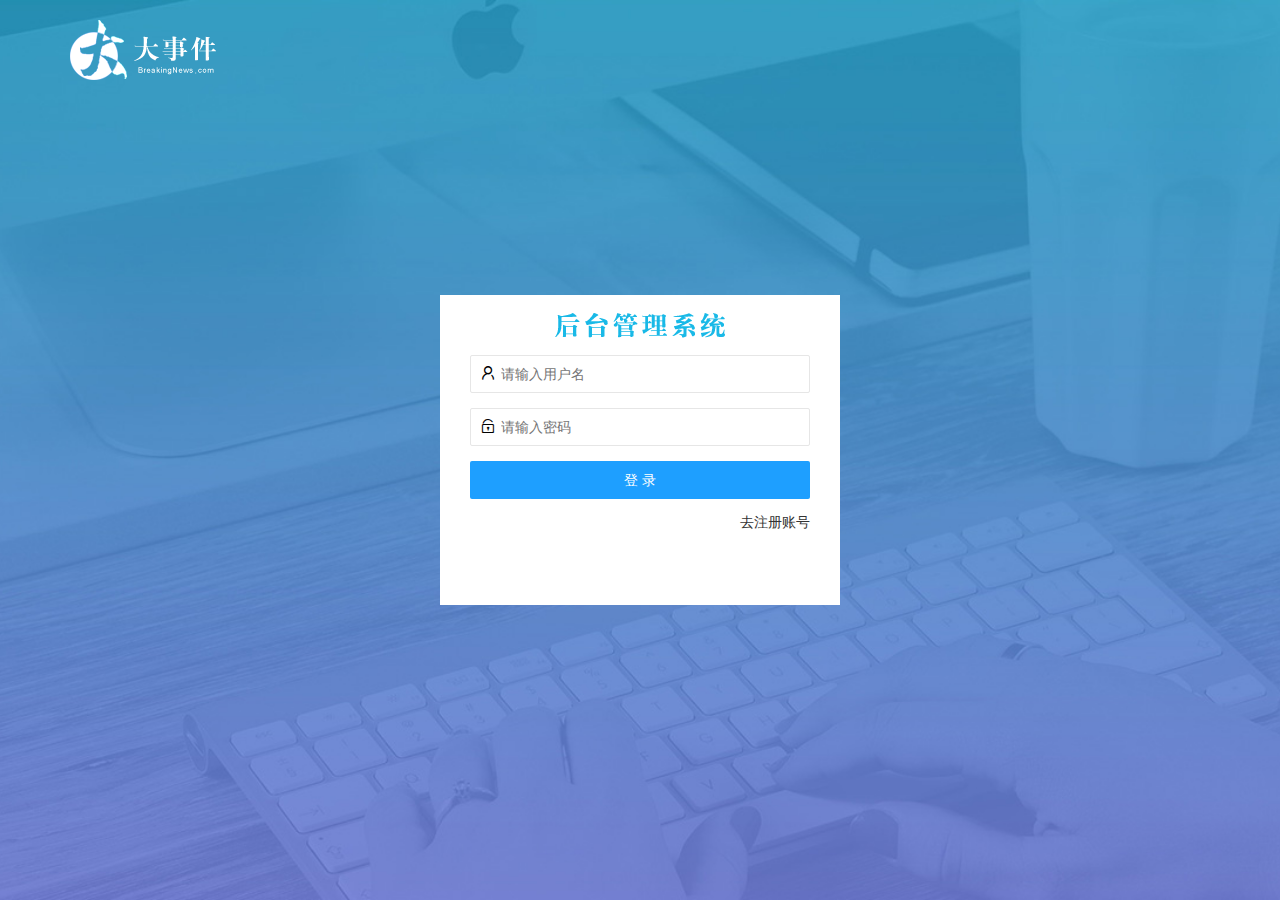
<file: home/index.html>
<!DOCTYPE html>
<html>

<head>
    <meta charset="utf-8">
    <meta name="viewport" content="width=device-width, initial-scale=1, maximum-scale=1">
    <title>大事件项目 - 后台大布局</title>
    <!-- 判断本地存储是否有token信息: 解决index页面一闪而过问题 -->
    <script>
        let token = localStorage.getItem("token");
        if (!token) {
            // 去登录页面
            location.href = "/home/login.html";
        }
    </script>

    <link rel="stylesheet" href="/assets/lib/layui/css/layui.css">
    <link rel="stylesheet" href="/assets/fonts/iconfont.css">
    <link rel="stylesheet" href="/assets/css/index.css">
</head>

<body class="layui-layout-body">
    <div class="layui-layout layui-layout-admin">
        <div class="layui-header">
            <div class="layui-logo">
                <img src="/assets/images/logo.png" alt="">
            </div>
            <ul class="layui-nav layui-layout-right">
                <li class="layui-nav-item">
                    <a href="javascript:;">
                        <img src="http://t.cn/RCzsdCq" class="layui-nav-img">
                        <!-- text-avatar 文字头像 -->
                        <span class="text-avatar">A</span>
                        个人中心
                    </a>
                    <dl class="layui-nav-child">
                        <dd><a href="">基本资料</a></dd>
                        <dd><a href="">安全设置</a></dd>
                    </dl>
                </li>
                <li class="layui-nav-item"><a href="javascript:;" id="logoutBtn"><span
                            class="iconfont icon-tuichu"></span>退出</a></li>
            </ul>
        </div>

        <div class="layui-side layui-bg-black">
            <div class="layui-side-scroll">

                <!-- 展示头像和昵称 -->
                <div class="userInfo">
                    <img src="http://t.cn/RCzsdCq" class="layui-nav-img">
                    <!-- text-avatar 文字头像 -->
                    <span class="text-avatar">A</span>
                    <span id="welcome">欢迎 大飞哥</span>
                </div>

                <!-- 左侧导航区域（可配合layui已有的垂直导航） -->
                <ul class="layui-nav layui-nav-tree" lay-shrink="all" lay-filter="test">
                    <li class="layui-nav-item layui-this"><a href="/home/dashboard.html" target="layUiBody"><span
                                class="iconfont icon-home"></span>首页</a></li>
                    <!-- layui-nav-itemed 类名可以实现二级菜单展开效果 -->
                    <li class="layui-nav-item">
                        <a class="" href="javascript:;"><span class="iconfont icon-16"></span>文章管理</a>
                        <dl class="layui-nav-child">
                            <dd><a href="/article/art_cate.html" target="layUiBody"><i
                                        class="layui-icon layui-icon-app"></i>文章类别</a></dd>
                            <dd><a href="/article/art_list.html" target="layUiBody"><i
                                        class="layui-icon layui-icon-app"></i>文章列表</a></dd>
                            <dd><a href="/article/art_edit.html" target="layUiBody"><i
                                        class="layui-icon layui-icon-app"></i>发布文章</a></dd>
                        </dl>
                    </li>
                    <li class="layui-nav-item">
                        <a href="javascript:;"><span class="iconfont icon-user"></span>个人中心</a>
                        <dl class="layui-nav-child">
                            <dd><a href="/home/user/user_info.html" target="layUiBody"><i
                                        class="layui-icon layui-icon-app"></i>基本资料</a>
                            </dd>
                            <dd><a href="/home/user/user_avatar.html" target="layUiBody"><i
                                        class="layui-icon layui-icon-app"></i>更换头像</a>
                            </dd>
                            <dd><a href="/home/user/user_pwd.html" target="layUiBody"><i
                                        class="layui-icon layui-icon-app"></i>重置密码</a>
                            </dd>
                        </dl>
                    </li>
                </ul>
            </div>
        </div>

        <div class="layui-body">
            <!-- 内容主体区域 -->
            <iframe name="layUiBody" src="/home/dashboard.html" frameborder="0"></iframe>
            <!-- <iframe name="layUiBody" src="/user/user_info.html"></iframe> -->
        </div>

        <div class="layui-footer">
            <!-- 底部固定区域 -->
            © www.itheima.com - 黑马程序员
        </div>
    </div>
    <script src="/assets/lib/layui/layui.all.js"></script>
    <script src="/assets/lib/jquery.js"></script>
    <script src="/assets/js/ajaxBase.js"></script>
    <script src="/assets/js/index.js"></script>
</body>

</html>
</file>
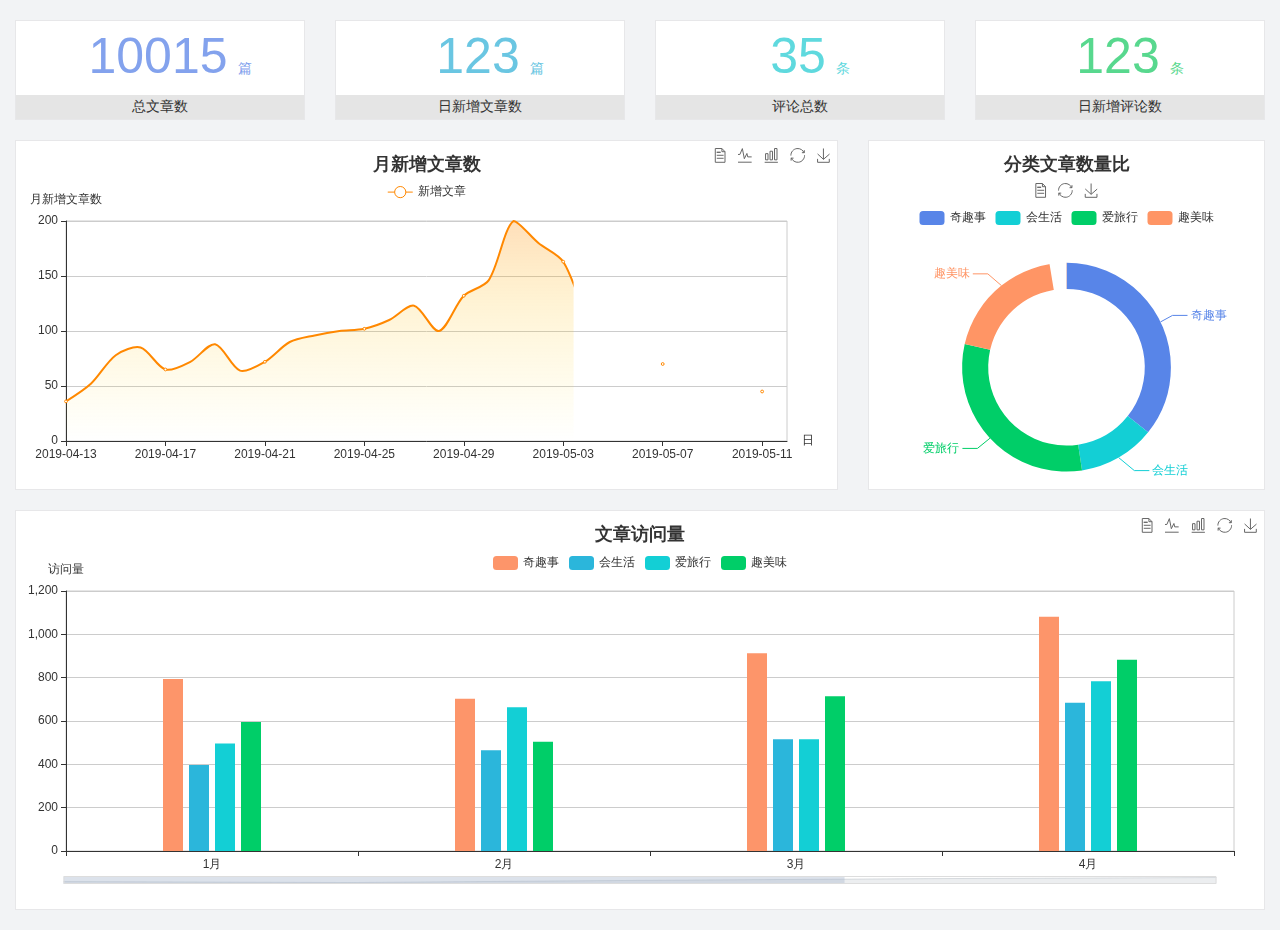
<file: home/dashboard.html>
<!DOCTYPE html>
<html lang="en">

<head>
  <meta charset="UTF-8">
  <meta name="viewport" content="width=device-width, initial-scale=1.0">
  <meta http-equiv="X-UA-Compatible" content="ie=edge">
  <title>图表统计</title>
  <link rel="stylesheet" href="../../assets/lib/bootstrap.css" />
  <link rel="stylesheet" href="../../assets/lib/main.css" />
  <script src="../../assets/lib/jquery.js"></script>
  <script type="text/javascript" src="../../assets/lib/echarts.min.js"></script>
</head>

<body>
  <div class="container-fluid">
    <div class="row spannel_list">
      <div class="col-sm-3 col-xs-6">
        <div class="spannel">
          <em>10015</em><span>篇</span>
          <b>总文章数</b>
        </div>
      </div>
      <div class="col-sm-3 col-xs-6">
        <div class="spannel scolor01">
          <em>123</em><span>篇</span>
          <b>日新增文章数</b>
        </div>
      </div>
      <div class="col-sm-3 col-xs-6">
        <div class="spannel scolor02">
          <em>35</em><span>条</span>
          <b>评论总数</b>
        </div>
      </div>
      <div class="col-sm-3 col-xs-6">
        <div class="spannel scolor03">
          <em>123</em><span>条</span>
          <b>日新增评论数</b>
        </div>
      </div>
    </div>
  </div>

  <div class="container-fluid">
    <div class="row curve-pie">
      <div class="col-lg-8 col-md-8">
        <div class="gragh_pannel" id="curve_show"></div>
      </div>
      <div class="col-lg-4 col-md-4">
        <div class="gragh_pannel" id="pie_show"></div>
      </div>
    </div>
  </div>

  <div class="container-fluid">
    <div class="column_pannel" id="column_show"></div>
  </div>

  <script>
    var oChart = echarts.init(document.getElementById('curve_show'));
    var aList_all = [{
        'count': 36,
        'date': '2019-04-13'
      },
      {
        'count': 52,
        'date': '2019-04-14'
      },
      {
        'count': 78,
        'date': '2019-04-15'
      },
      {
        'count': 85,
        'date': '2019-04-16'
      },
      {
        'count': 65,
        'date': '2019-04-17'
      },
      {
        'count': 72,
        'date': '2019-04-18'
      },
      {
        'count': 88,
        'date': '2019-04-19'
      },
      {
        'count': 64,
        'date': '2019-04-20'
      },
      {
        'count': 72,
        'date': '2019-04-21'
      },
      {
        'count': 90,
        'date': '2019-04-22'
      },
      {
        'count': 96,
        'date': '2019-04-23'
      },
      {
        'count': 100,
        'date': '2019-04-24'
      },
      {
        'count': 102,
        'date': '2019-04-25'
      },
      {
        'count': 110,
        'date': '2019-04-26'
      },
      {
        'count': 123,
        'date': '2019-04-27'
      },
      {
        'count': 100,
        'date': '2019-04-28'
      },
      {
        'count': 132,
        'date': '2019-04-29'
      },
      {
        'count': 146,
        'date': '2019-04-30'
      },
      {
        'count': 200,
        'date': '2019-05-01'
      },
      {
        'count': 180,
        'date': '2019-05-02'
      },
      {
        'count': 163,
        'date': '2019-05-03'
      },
      {
        'count': 110,
        'date': '2019-05-04'
      },
      {
        'count': 80,
        'date': '2019-05-05'
      },
      {
        'count': 82,
        'date': '2019-05-06'
      },
      {
        'count': 70,
        'date': '2019-05-07'
      },
      {
        'count': 65,
        'date': '2019-05-08'
      },
      {
        'count': 54,
        'date': '2019-05-09'
      },
      {
        'count': 40,
        'date': '2019-05-10'
      },
      {
        'count': 45,
        'date': '2019-05-11'
      },
      {
        'count': 38,
        'date': '2019-05-12'
      },
    ];

    let aCount = [];
    let aDate = [];

    for (var i = 0; i < aList_all.length; i++) {
      aCount.push(aList_all[i].count);
      aDate.push(aList_all[i].date);
    }

    var chartopt = {
      title: {
        text: '月新增文章数',
        left: 'center',
        top: '10'
      },
      tooltip: {
        trigger: 'axis'
      },
      legend: {
        data: ['新增文章'],
        top: '40'
      },
      toolbox: {
        show: true,
        feature: {
          mark: {
            show: true
          },
          dataView: {
            show: true,
            readOnly: false
          },
          magicType: {
            show: true,
            type: ['line', 'bar']
          },
          restore: {
            show: true
          },
          saveAsImage: {
            show: true
          }
        }
      },
      calculable: true,
      xAxis: [{
        name: '日',
        type: 'category',
        boundaryGap: false,
        data: aDate
      }],
      yAxis: [{
        name: '月新增文章数',
        type: 'value'
      }],
      series: [{
        name: '新增文章',
        type: 'line',
        smooth: true,
        itemStyle: {
          normal: {
            areaStyle: {
              type: 'default'
            },
            color: '#f80'
          },
          lineStyle: {
            color: '#f80'
          }
        },
        data: aCount
      }],
      areaStyle: {
        normal: {
          color: new echarts.graphic.LinearGradient(0, 0, 0, 1, [{
            offset: 0,
            color: 'rgba(255,136,0,0.39)'
          }, {
            offset: .34,
            color: 'rgba(255,180,0,0.25)'
          }, {
            offset: 1,
            color: 'rgba(255,222,0,0.00)'
          }])

        }
      },
      grid: {
        show: true,
        x: 50,
        x2: 50,
        y: 80,
        height: 220
      }
    };

    oChart.setOption(chartopt);


    var oPie = echarts.init(document.getElementById('pie_show'));
    var oPieopt = {
      title: {
        top: 10,
        text: '分类文章数量比',
        x: 'center'
      },
      tooltip: {
        trigger: 'item',
        formatter: "{a} <br/>{b} : {c} ({d}%)"
      },
      color: ['#5885e8', '#13cfd5', '#00ce68', '#ff9565'],
      legend: {
        x: 'center',
        top: 65,
        data: ['奇趣事', '会生活', '爱旅行', '趣美味']
      },
      toolbox: {
        show: true,
        x: 'center',
        top: 35,
        feature: {
          mark: {
            show: true
          },
          dataView: {
            show: true,
            readOnly: false
          },
          magicType: {
            show: true,
            type: ['pie', 'funnel'],
            option: {
              funnel: {
                x: '25%',
                width: '50%',
                funnelAlign: 'left',
                max: 1548
              }
            }
          },
          restore: {
            show: true
          },
          saveAsImage: {
            show: true
          }
        }
      },
      calculable: true,
      series: [{
        name: '访问来源',
        type: 'pie',
        radius: ['45%', '60%'],
        center: ['50%', '65%'],
        data: [{
            value: 300,
            name: '奇趣事'
          },
          {
            value: 100,
            name: '会生活'
          },
          {
            value: 260,
            name: '爱旅行'
          },
          {
            value: 180,
            name: '趣美味'
          }
        ]
      }]
    };
    oPie.setOption(oPieopt);



    var oColumn = this.echarts.init(document.getElementById('column_show'));
    var oColumnopt = {
      title: {
        text: '文章访问量',
        left: 'center',
        top: '10'
      },
      tooltip: {
        trigger: 'axis'
      },
      legend: {
        data: ['奇趣事', '会生活', '爱旅行', '趣美味'],
        top: '40'
      },
      toolbox: {
        show: true,
        feature: {
          mark: {
            show: true
          },
          dataView: {
            show: true,
            readOnly: false
          },
          magicType: {
            show: true,
            type: ['line', 'bar']
          },
          restore: {
            show: true
          },
          saveAsImage: {
            show: true
          }
        }
      },
      calculable: true,
      xAxis: [{
        type: 'category',
        data: ['1月', '2月', '3月', '4月', '5月']
      }],
      yAxis: [{
        name: '访问量',
        type: 'value'
      }],
      series: [{
          name: '奇趣事',
          type: 'bar',
          barWidth: 20,
          itemStyle: {
            normal: {
              areaStyle: {
                type: 'default'
              },
              color: '#fd956a'
            }
          },
          data: [800, 708, 920, 1090, 1200]
        },
        {
          name: '会生活',
          type: 'bar',
          barWidth: 20,
          itemStyle: {
            normal: {
              areaStyle: {
                type: 'default'
              },
              color: '#2bb6db'
            }
          },
          data: [400, 468, 520, 690, 800]
        },
        {
          name: '爱旅行',
          type: 'bar',
          barWidth: 20,
          itemStyle: {
            normal: {
              areaStyle: {
                type: 'default'
              },
              color: '#13cfd5'
            }
          },
          data: [500, 668, 520, 790, 900]
        },
        {
          name: '趣美味',
          type: 'bar',
          barWidth: 20,
          itemStyle: {
            normal: {
              areaStyle: {
                type: 'default'
              },
              color: '#00ce68'
            }
          },
          data: [600, 508, 720, 890, 1000]
        }
      ],
      grid: {
        show: true,
        x: 50,
        x2: 30,
        y: 80,
        height: 260
      },
      dataZoom: [ //给x轴设置滚动条
        {
          start: 0, //默认为0
          end: 100 - 1000 / 31, //默认为100
          type: 'slider',
          show: true,
          xAxisIndex: [0],
          handleSize: 0, //滑动条的 左右2个滑动条的大小
          height: 8, //组件高度
          left: 45, //左边的距离
          right: 50, //右边的距离
          bottom: 26, //右边的距离
          handleColor: '#ddd', //h滑动图标的颜色
          handleStyle: {
            borderColor: "#cacaca",
            borderWidth: "1",
            shadowBlur: 2,
            background: "#ddd",
            shadowColor: "#ddd",
          }
        }
      ]
    };
    oColumn.setOption(oColumnopt);
  </script>
</body>

</html>
</file>
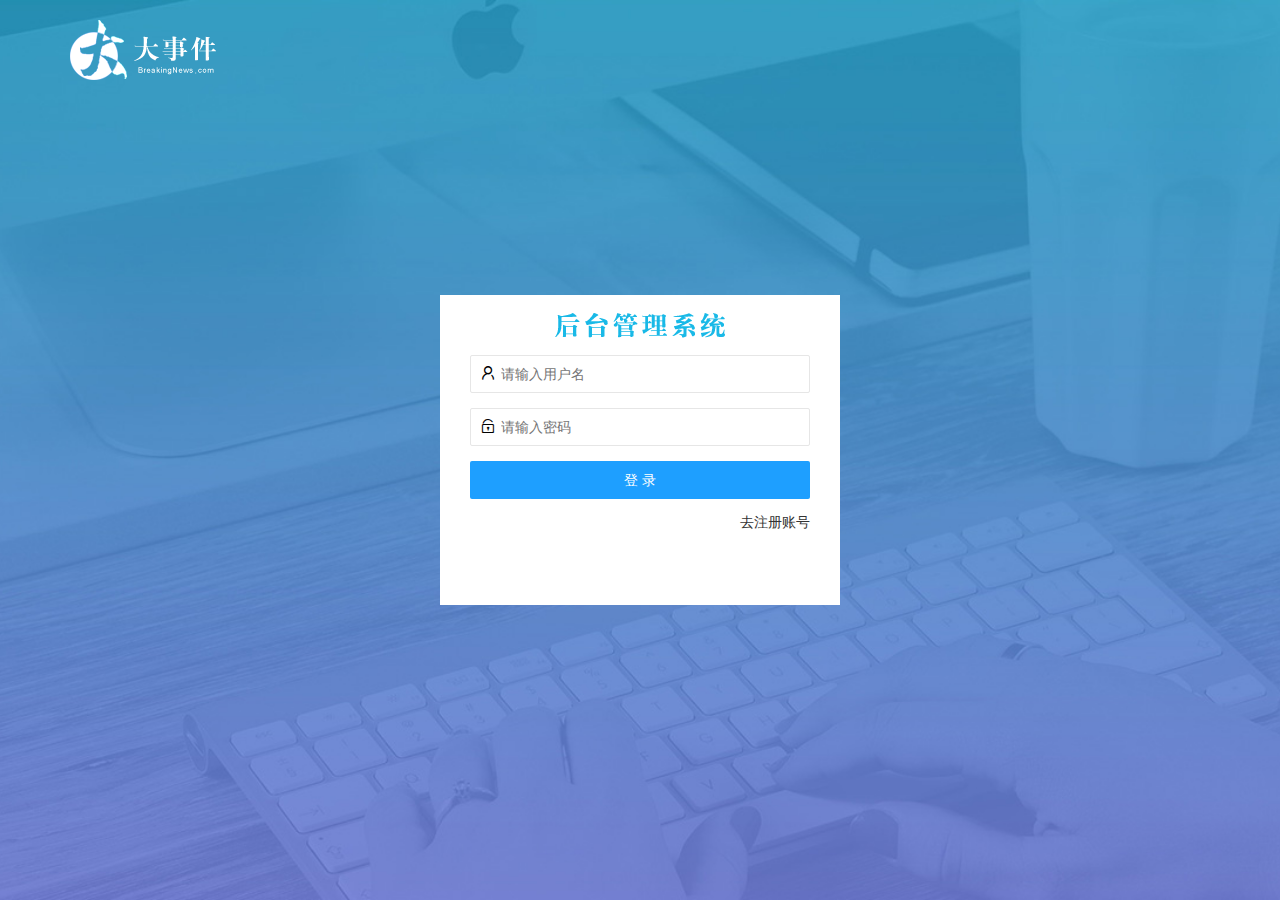
<file: home/login.html>
<!DOCTYPE html>
<html lang="en">

<head>
    <meta charset="UTF-8">
    <meta name="viewport" content="width=device-width, initial-scale=1.0">
    <title>大事件项目-登录页</title>
    <link rel="stylesheet" href="/assets/lib/layui/css/layui.css">
    <link rel="stylesheet" href="/assets/css/login.css">
</head>

<body>
    <!-- logo -->
    <div class="layui-main logo">
        <img src="/assets/images/logo.png" alt="">
    </div>

    <!-- 登录注册界面 -->
    <div class="box">
        <!-- title -->
        <div class="title"></div>

        <!-- 登录的表单 -->
        <div class="login">
            <form id="loginForm" class="layui-form" action="">
                <div class="layui-form-item">
                    <i class="layui-icon layui-icon-username"></i>
                    <input type="text" name="username" required lay-verify="required" placeholder="请输入用户名"
                        autocomplete="off" class="layui-input">
                </div>
                <div class="layui-form-item">
                    <i class="layui-icon layui-icon-password"></i>
                    <input type="password" name="password" required lay-verify="required|pass" placeholder="请输入密码"
                        autocomplete="off" class="layui-input">
                </div>
                <div class="layui-form-item">
                    <!-- 登录注册button 需要有 lay-submit 属性，这样点击按钮才会触发校验功能，提交功能 -->
                    <button class="layui-btn layui-btn-normal layui-btn-fluid" lay-submit lay-filter="formDemo">登
                        录</button>
                </div>
                <a href="javascript:;" class="fr" id="gotoRegi">去注册账号</a>
            </form>
        </div>

        <!-- 注册表单 -->
        <div class="register">
            <form id="regiForm" class="layui-form" action="">
                <div class="layui-form-item">
                    <i class="layui-icon layui-icon-username"></i>
                    <input type="text" name="username" required lay-verify="required" placeholder="请输入用户名"
                        autocomplete="off" class="layui-input">
                </div>
                <div class="layui-form-item">
                    <i class="layui-icon layui-icon-password"></i>
                    <input type="password" name="password" required lay-verify="required|pass" placeholder="请输入密码"
                        autocomplete="off" class="layui-input">
                </div>
                <div class="layui-form-item">
                    <i class="layui-icon layui-icon-password"></i>
                    <input type="password" name="repassword" required lay-verify="required|pass|repwd"
                        placeholder="请再次输入密码" autocomplete="off" class="layui-input">
                </div>
                <div class="layui-form-item">
                    <button class="layui-btn layui-btn-normal layui-btn-fluid" lay-submit lay-filter="formDemo">注
                        册</button>
                </div>

                <a href="javascript:;" class="fr" id="gotoLogin">去登录</a>
            </form>
        </div>
    </div>

    <!-- layui.all.js 是包含了layui的所有的功能 -->
    <script src="/assets/lib/layui/layui.all.js"></script>

    <!-- 引入jQ -->
    <script src="/assets/lib/jquery.js"></script>

    <!-- 引入ajax公共的配置js文件 -->
    <script src="/assets/js/ajaxBase.js"></script>

    <!-- 引入login页面js -->
    <script src="/assets/js/login.js"></script>
</body>

</html>
</file>
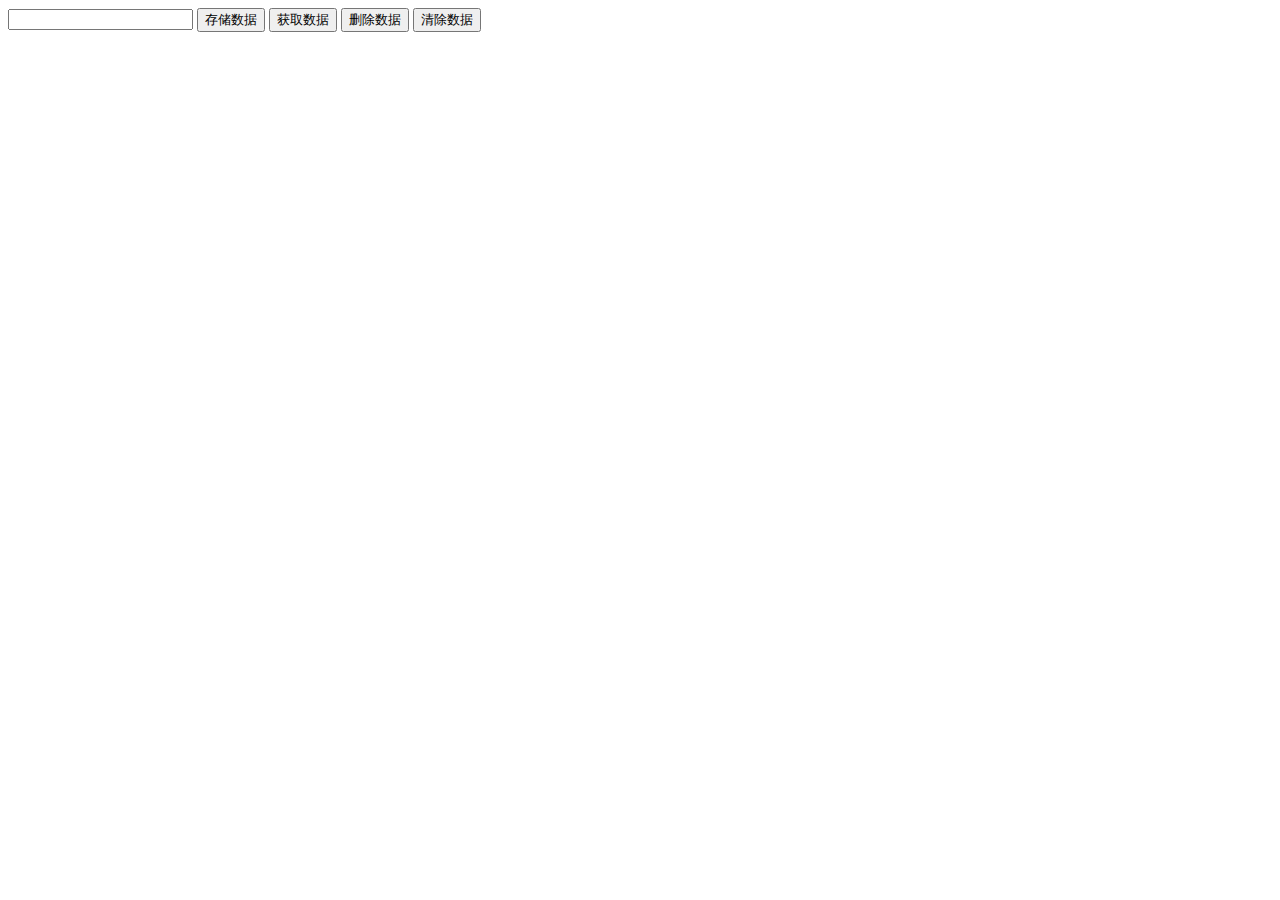
<file: home/本地储存.html>
<!DOCTYPE html>
<html lang="en">

<head>
    <meta charset="UTF-8">
    <meta name="viewport" content="width=device-width, initial-scale=1.0">
    <title>本地储存</title>
</head>

<body>
    <input type="text">
    <button class="set">存储数据</button>
    <button class="get">获取数据</button>
    <button class="remove">删除数据</button>
    <button class="clear">清除数据</button>
    <script>
        // 获取元素
        let inp = document.querySelector("input");
        let setBtn = document.querySelector(".set");
        let getBtn = document.querySelector(".get");
        let removeBtn = document.querySelector(".remove");
        let clearBtn = document.querySelector(".clear");

        // sessionStorage的操作

        /* // 存储数据
        setBtn.onclick = function () {
            let str = inp.value;

            sessionStorage.setItem("name", str);
            sessionStorage.setItem("abc", "随便写的");
        }

        // 获取数据
        getBtn.onclick = function () {
            let res = sessionStorage.getItem("name");
            console.log(res);
        }

        // 删除数据
        removeBtn.onclick = function () {
            sessionStorage.removeItem("abc");
        }

        // 删除所有数据
        clearBtn.onclick = function () {
            sessionStorage.clear();
        } */


        // localStorage
        // 存储数据
        setBtn.onclick = function () {
            let str = inp.value;

            localStorage.setItem("name", str);
            localStorage.setItem("abc", "随便写的");
        }

        // 获取数据
        getBtn.onclick = function () {
            let res = localStorage.getItem("name");
            console.log(res);
        }

        // 删除数据
        removeBtn.onclick = function () {
            localStorage.removeItem("abc");
        }

        // 删除所有数据
        clearBtn.onclick = function () {
            localStorage.clear();
        }
    </script>
</body>

</html>
</file>
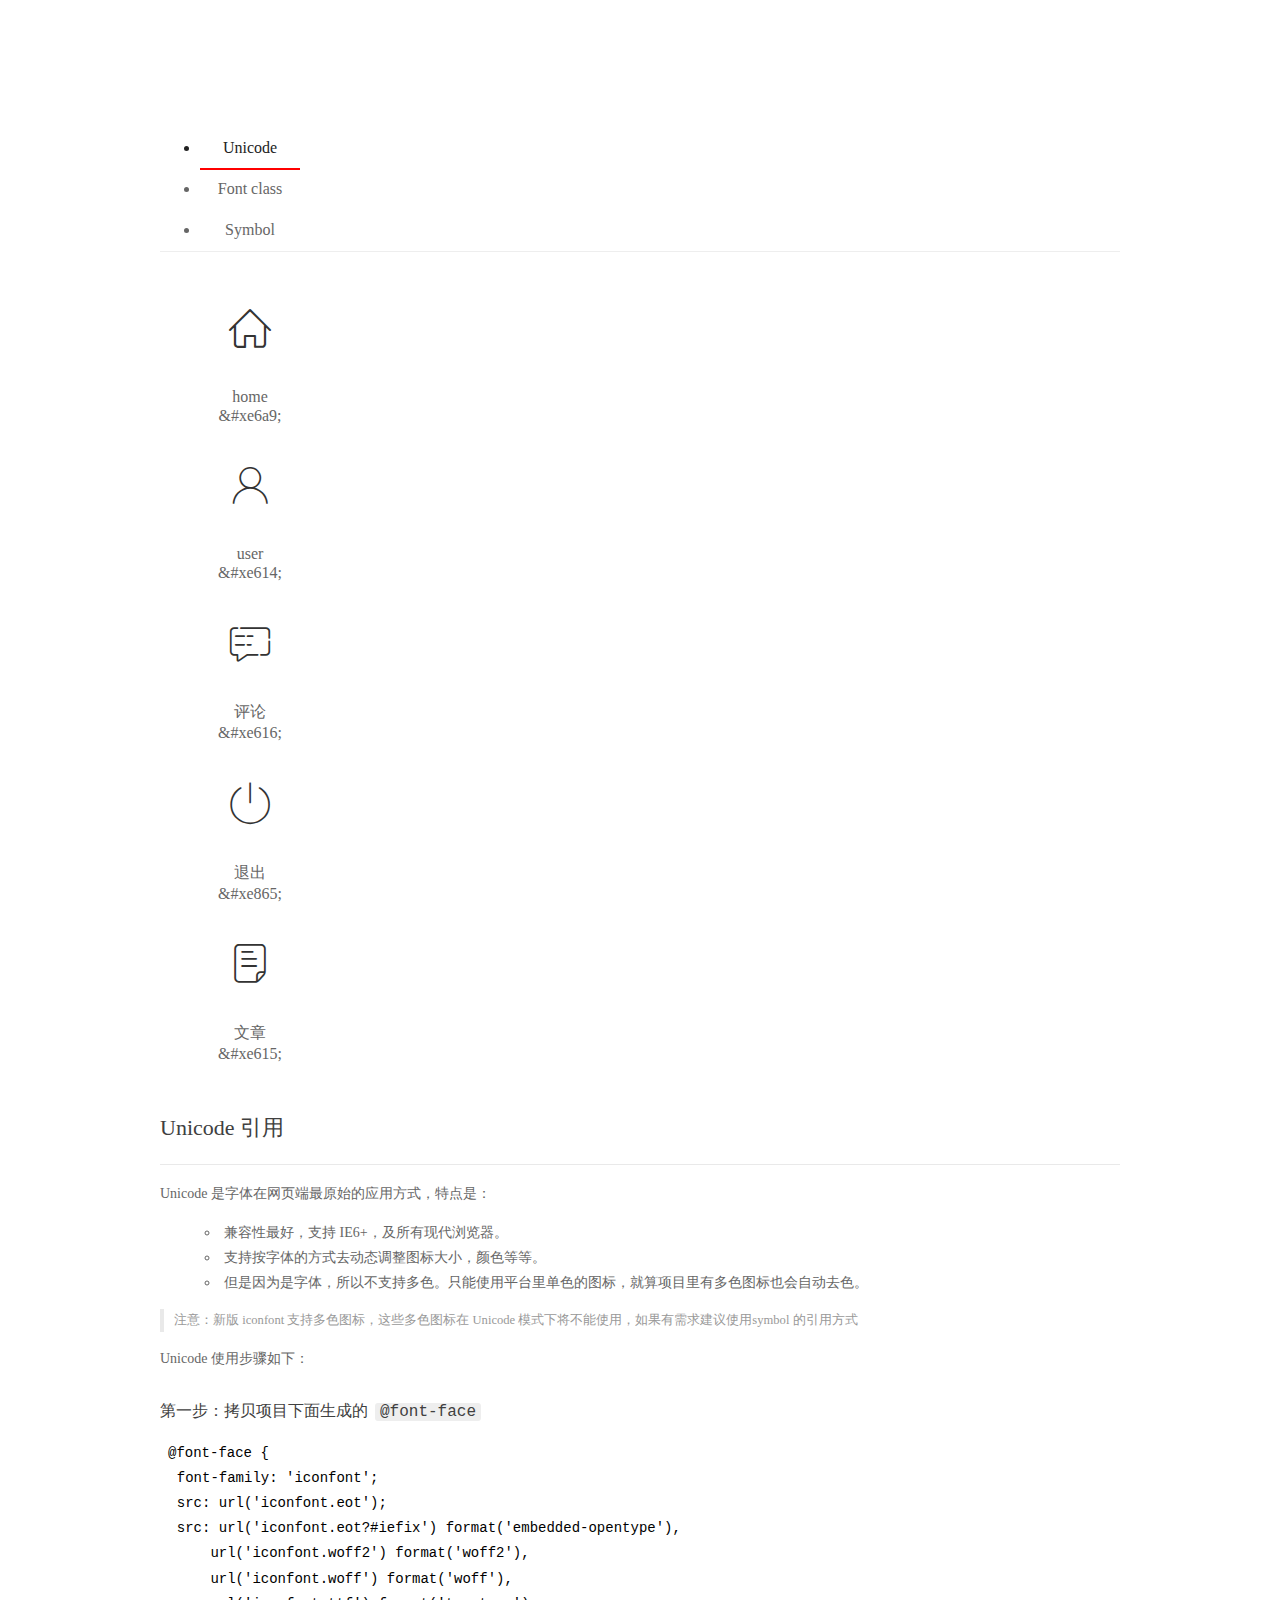
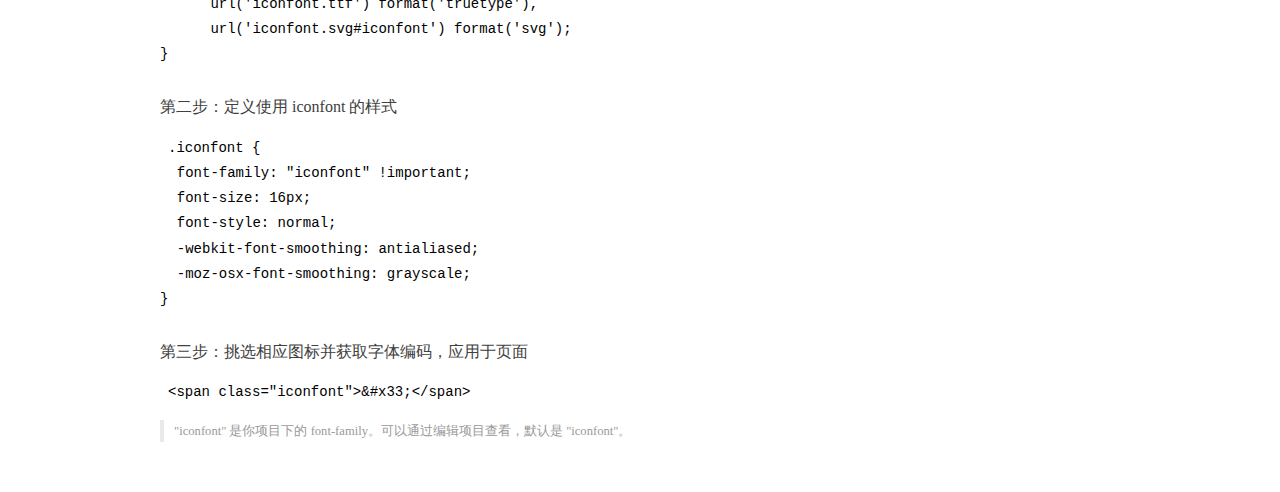
<file: assets/fonts/demo_index.html>
<!DOCTYPE html>
<html>
<head>
  <meta charset="utf-8"/>
  <title>IconFont Demo</title>
  <link rel="shortcut icon" href="https://gtms04.alicdn.com/tps/i4/TB1_oz6GVXXXXaFXpXXJDFnIXXX-64-64.ico" type="image/x-icon"/>
  <link rel="stylesheet" href="https://g.alicdn.com/thx/cube/1.3.2/cube.min.css">
  <link rel="stylesheet" href="demo.css">
  <link rel="stylesheet" href="iconfont.css">
  <script src="iconfont.js"></script>
  <!-- jQuery -->
  <script src="https://a1.alicdn.com/oss/uploads/2018/12/26/7bfddb60-08e8-11e9-9b04-53e73bb6408b.js"></script>
  <!-- 代码高亮 -->
  <script src="https://a1.alicdn.com/oss/uploads/2018/12/26/a3f714d0-08e6-11e9-8a15-ebf944d7534c.js"></script>
</head>
<body>
  <div class="main">
    <h1 class="logo"><a href="https://www.iconfont.cn/" title="iconfont 首页" target="_blank">&#xe86b;</a></h1>
    <div class="nav-tabs">
      <ul id="tabs" class="dib-box">
        <li class="dib active"><span>Unicode</span></li>
        <li class="dib"><span>Font class</span></li>
        <li class="dib"><span>Symbol</span></li>
      </ul>
      
    </div>
    <div class="tab-container">
      <div class="content unicode" style="display: block;">
          <ul class="icon_lists dib-box">
          
            <li class="dib">
              <span class="icon iconfont">&#xe6a9;</span>
                <div class="name">home</div>
                <div class="code-name">&amp;#xe6a9;</div>
              </li>
          
            <li class="dib">
              <span class="icon iconfont">&#xe614;</span>
                <div class="name">user</div>
                <div class="code-name">&amp;#xe614;</div>
              </li>
          
            <li class="dib">
              <span class="icon iconfont">&#xe616;</span>
                <div class="name">评论</div>
                <div class="code-name">&amp;#xe616;</div>
              </li>
          
            <li class="dib">
              <span class="icon iconfont">&#xe865;</span>
                <div class="name">退出</div>
                <div class="code-name">&amp;#xe865;</div>
              </li>
          
            <li class="dib">
              <span class="icon iconfont">&#xe615;</span>
                <div class="name">文章</div>
                <div class="code-name">&amp;#xe615;</div>
              </li>
          
          </ul>
          <div class="article markdown">
          <h2 id="unicode-">Unicode 引用</h2>
          <hr>

          <p>Unicode 是字体在网页端最原始的应用方式，特点是：</p>
          <ul>
            <li>兼容性最好，支持 IE6+，及所有现代浏览器。</li>
            <li>支持按字体的方式去动态调整图标大小，颜色等等。</li>
            <li>但是因为是字体，所以不支持多色。只能使用平台里单色的图标，就算项目里有多色图标也会自动去色。</li>
          </ul>
          <blockquote>
            <p>注意：新版 iconfont 支持多色图标，这些多色图标在 Unicode 模式下将不能使用，如果有需求建议使用symbol 的引用方式</p>
          </blockquote>
          <p>Unicode 使用步骤如下：</p>
          <h3 id="-font-face">第一步：拷贝项目下面生成的 <code>@font-face</code></h3>
<pre><code class="language-css"
>@font-face {
  font-family: 'iconfont';
  src: url('iconfont.eot');
  src: url('iconfont.eot?#iefix') format('embedded-opentype'),
      url('iconfont.woff2') format('woff2'),
      url('iconfont.woff') format('woff'),
      url('iconfont.ttf') format('truetype'),
      url('iconfont.svg#iconfont') format('svg');
}
</code></pre>
          <h3 id="-iconfont-">第二步：定义使用 iconfont 的样式</h3>
<pre><code class="language-css"
>.iconfont {
  font-family: "iconfont" !important;
  font-size: 16px;
  font-style: normal;
  -webkit-font-smoothing: antialiased;
  -moz-osx-font-smoothing: grayscale;
}
</code></pre>
          <h3 id="-">第三步：挑选相应图标并获取字体编码，应用于页面</h3>
<pre>
<code class="language-html"
>&lt;span class="iconfont"&gt;&amp;#x33;&lt;/span&gt;
</code></pre>
          <blockquote>
            <p>"iconfont" 是你项目下的 font-family。可以通过编辑项目查看，默认是 "iconfont"。</p>
          </blockquote>
          </div>
      </div>
      <div class="content font-class">
        <ul class="icon_lists dib-box">
          
          <li class="dib">
            <span class="icon iconfont icon-home"></span>
            <div class="name">
              home
            </div>
            <div class="code-name">.icon-home
            </div>
          </li>
          
          <li class="dib">
            <span class="icon iconfont icon-user"></span>
            <div class="name">
              user
            </div>
            <div class="code-name">.icon-user
            </div>
          </li>
          
          <li class="dib">
            <span class="icon iconfont icon-pinglun"></span>
            <div class="name">
              评论
            </div>
            <div class="code-name">.icon-pinglun
            </div>
          </li>
          
          <li class="dib">
            <span class="icon iconfont icon-tuichu"></span>
            <div class="name">
              退出
            </div>
            <div class="code-name">.icon-tuichu
            </div>
          </li>
          
          <li class="dib">
            <span class="icon iconfont icon-16"></span>
            <div class="name">
              文章
            </div>
            <div class="code-name">.icon-16
            </div>
          </li>
          
        </ul>
        <div class="article markdown">
        <h2 id="font-class-">font-class 引用</h2>
        <hr>

        <p>font-class 是 Unicode 使用方式的一种变种，主要是解决 Unicode 书写不直观，语意不明确的问题。</p>
        <p>与 Unicode 使用方式相比，具有如下特点：</p>
        <ul>
          <li>兼容性良好，支持 IE8+，及所有现代浏览器。</li>
          <li>相比于 Unicode 语意明确，书写更直观。可以很容易分辨这个 icon 是什么。</li>
          <li>因为使用 class 来定义图标，所以当要替换图标时，只需要修改 class 里面的 Unicode 引用。</li>
          <li>不过因为本质上还是使用的字体，所以多色图标还是不支持的。</li>
        </ul>
        <p>使用步骤如下：</p>
        <h3 id="-fontclass-">第一步：引入项目下面生成的 fontclass 代码：</h3>
<pre><code class="language-html">&lt;link rel="stylesheet" href="./iconfont.css"&gt;
</code></pre>
        <h3 id="-">第二步：挑选相应图标并获取类名，应用于页面：</h3>
<pre><code class="language-html">&lt;span class="iconfont icon-xxx"&gt;&lt;/span&gt;
</code></pre>
        <blockquote>
          <p>"
            iconfont" 是你项目下的 font-family。可以通过编辑项目查看，默认是 "iconfont"。</p>
        </blockquote>
      </div>
      </div>
      <div class="content symbol">
          <ul class="icon_lists dib-box">
          
            <li class="dib">
                <svg class="icon svg-icon" aria-hidden="true">
                  <use xlink:href="#icon-home"></use>
                </svg>
                <div class="name">home</div>
                <div class="code-name">#icon-home</div>
            </li>
          
            <li class="dib">
                <svg class="icon svg-icon" aria-hidden="true">
                  <use xlink:href="#icon-user"></use>
                </svg>
                <div class="name">user</div>
                <div class="code-name">#icon-user</div>
            </li>
          
            <li class="dib">
                <svg class="icon svg-icon" aria-hidden="true">
                  <use xlink:href="#icon-pinglun"></use>
                </svg>
                <div class="name">评论</div>
                <div class="code-name">#icon-pinglun</div>
            </li>
          
            <li class="dib">
                <svg class="icon svg-icon" aria-hidden="true">
                  <use xlink:href="#icon-tuichu"></use>
                </svg>
                <div class="name">退出</div>
                <div class="code-name">#icon-tuichu</div>
            </li>
          
            <li class="dib">
                <svg class="icon svg-icon" aria-hidden="true">
                  <use xlink:href="#icon-16"></use>
                </svg>
                <div class="name">文章</div>
                <div class="code-name">#icon-16</div>
            </li>
          
          </ul>
          <div class="article markdown">
          <h2 id="symbol-">Symbol 引用</h2>
          <hr>

          <p>这是一种全新的使用方式，应该说这才是未来的主流，也是平台目前推荐的用法。相关介绍可以参考这篇<a href="">文章</a>
            这种用法其实是做了一个 SVG 的集合，与另外两种相比具有如下特点：</p>
          <ul>
            <li>支持多色图标了，不再受单色限制。</li>
            <li>通过一些技巧，支持像字体那样，通过 <code>font-size</code>, <code>color</code> 来调整样式。</li>
            <li>兼容性较差，支持 IE9+，及现代浏览器。</li>
            <li>浏览器渲染 SVG 的性能一般，还不如 png。</li>
          </ul>
          <p>使用步骤如下：</p>
          <h3 id="-symbol-">第一步：引入项目下面生成的 symbol 代码：</h3>
<pre><code class="language-html">&lt;script src="./iconfont.js"&gt;&lt;/script&gt;
</code></pre>
          <h3 id="-css-">第二步：加入通用 CSS 代码（引入一次就行）：</h3>
<pre><code class="language-html">&lt;style&gt;
.icon {
  width: 1em;
  height: 1em;
  vertical-align: -0.15em;
  fill: currentColor;
  overflow: hidden;
}
&lt;/style&gt;
</code></pre>
          <h3 id="-">第三步：挑选相应图标并获取类名，应用于页面：</h3>
<pre><code class="language-html">&lt;svg class="icon" aria-hidden="true"&gt;
  &lt;use xlink:href="#icon-xxx"&gt;&lt;/use&gt;
&lt;/svg&gt;
</code></pre>
          </div>
      </div>

    </div>
  </div>
  <script>
  $(document).ready(function () {
      $('.tab-container .content:first').show()

      $('#tabs li').click(function (e) {
        var tabContent = $('.tab-container .content')
        var index = $(this).index()

        if ($(this).hasClass('active')) {
          return
        } else {
          $('#tabs li').removeClass('active')
          $(this).addClass('active')

          tabContent.hide().eq(index).fadeIn()
        }
      })
    })
  </script>
</body>
</html>
</file>
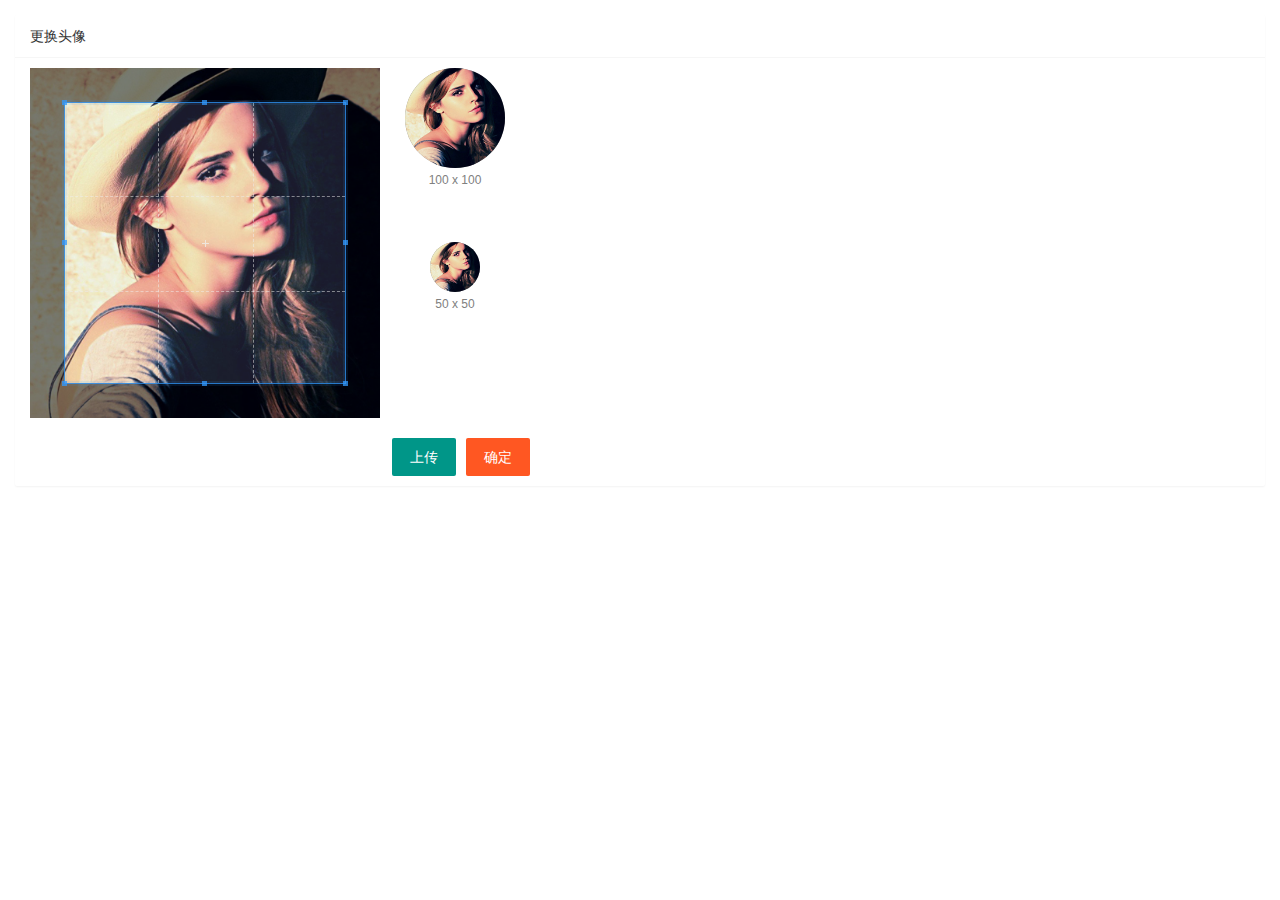
<file: home/user/user_avatar.html>
<!DOCTYPE html>
<html lang="en">

<head>
    <meta charset="UTF-8">
    <meta name="viewport" content="width=device-width, initial-scale=1.0">
    <title>更改头像</title>
    <link rel="stylesheet" href="/assets/lib/layui/css/layui.css">
    <link rel="stylesheet" href="/assets/lib/cropper/cropper.css">
    <link rel="stylesheet" href="/assets/css/user/user_avatar.css">
</head>

<body>
    <div class="layui-card">
        <div class="layui-card-header">更换头像</div>
        <div class="layui-card-body">
            <!-- 第一行的图片裁剪和预览区域 -->
            <div class="row1">
                <!-- 图片裁剪区域 -->
                <div class="cropper-box">
                    <!-- 这个 img 标签很重要，将来会把它初始化为裁剪区域 -->
                    <img id="image" src="/assets/images/sample.jpg" />
                </div>
                <!-- 图片的预览区域 -->
                <div class="preview-box">
                    <div>
                        <!-- 宽高为 100px 的预览区域 -->
                        <div class="img-preview w100"></div>
                        <p class="size">100 x 100</p>
                    </div>
                    <div>
                        <!-- 宽高为 50px 的预览区域 -->
                        <div class="img-preview w50"></div>
                        <p class="size">50 x 50</p>
                    </div>
                </div>
            </div>

            <!-- 第二行的按钮区域 -->
            <div class="row2">
                <!-- accept 控制用户可以选择哪些类型的文件 -->
                <input type="file" accept="image/*" id="file" class="layui-hide">
                <button type="button" class="layui-btn" id="chooseBtn">上传</button>
                <button type="button" class="layui-btn layui-btn-danger" id="sureBtn">确定</button>
            </div>
        </div>
    </div>

    <script src="/assets/lib/layui/layui.all.js"></script>
    <script src="/assets/lib/jquery.js"></script>
    <script src="/assets/lib/cropper/Cropper.js"></script>
    <script src="/assets/lib/cropper/jquery-cropper.js"></script>
    <script src="/assets/js/ajaxBase.js"></script>
    <script src="/assets/js/user/user_avatar.js"></script>
</body>

</html>
</file>
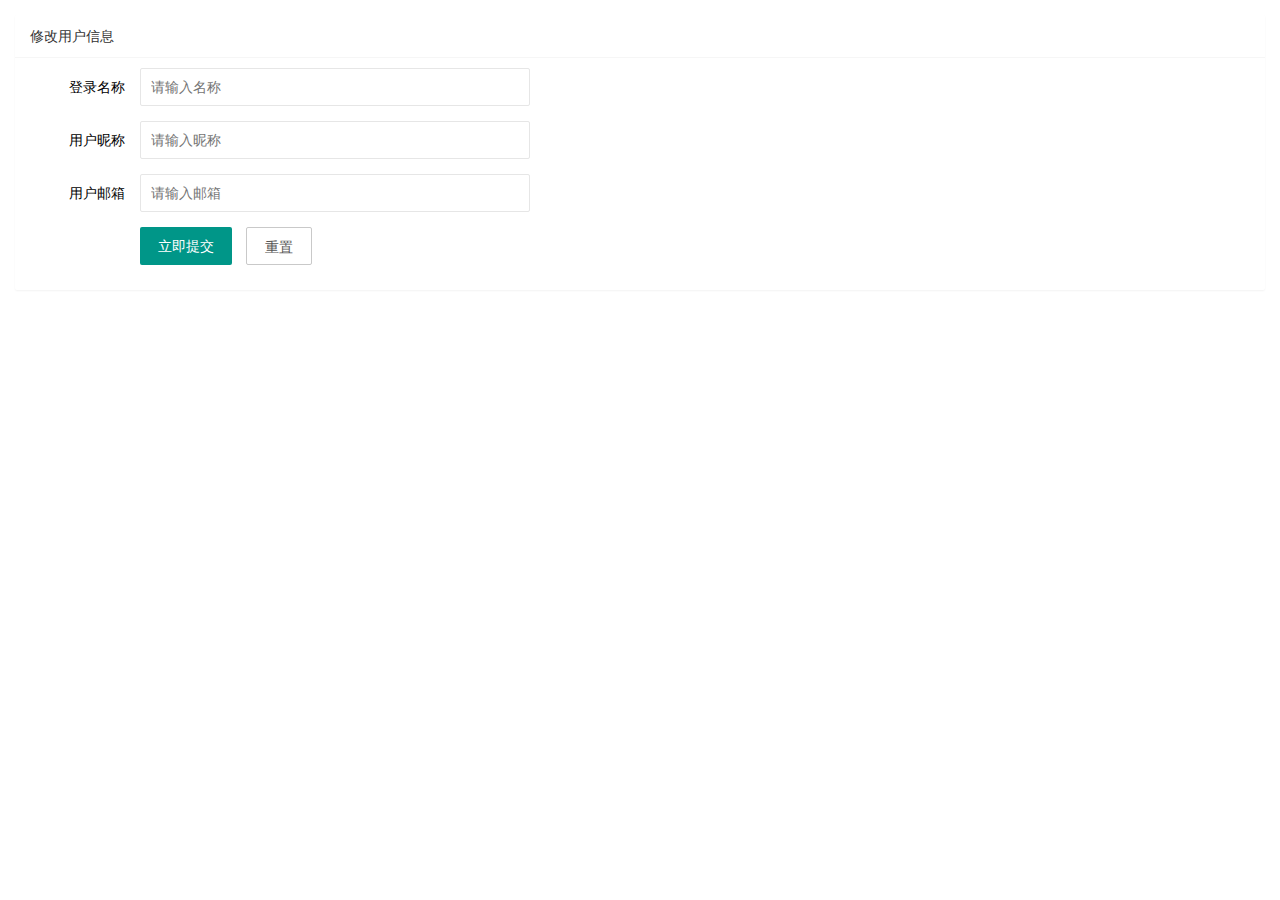
<file: home/user/user_info.html>
<!DOCTYPE html>
<html lang="en">

<head>
    <meta charset="UTF-8">
    <meta name="viewport" content="width=device-width, initial-scale=1.0">
    <title>基本资料</title>
    <link rel="stylesheet" href="/assets/lib/layui/css/layui.css">
    <link rel="stylesheet" href="/assets/css/user/user_info.css">
</head>

<body>
    <div class="layui-card">
        <div class="layui-card-header">修改用户信息</div>
        <div class="layui-card-body">
            <form id="form" class="layui-form" lay-filter="form" action="">
                <div class="layui-form-item layui-hide">
                    <label class="layui-form-label">登录用户的id</label>
                    <div class="layui-input-block">
                        <input type="text" id="id" name="id" readonly required lay-verify="required" placeholder="请输入名称"
                            autocomplete="off" class="layui-input">
                    </div>
                </div>
                <div class="layui-form-item">
                    <label class="layui-form-label">登录名称</label>
                    <div class="layui-input-block">
                        <input type="text" name="username" readonly required lay-verify="required" placeholder="请输入名称"
                            autocomplete="off" class="layui-input">
                    </div>
                </div>
                <div class="layui-form-item">
                    <label class="layui-form-label">用户昵称</label>
                    <div class="layui-input-block">
                        <input type="text" name="nickname" required lay-verify="required|nickname" placeholder="请输入昵称"
                            autocomplete="off" class="layui-input">
                    </div>
                </div>
                <div class="layui-form-item">
                    <label class="layui-form-label">用户邮箱</label>
                    <div class="layui-input-block">
                        <input type="text" name="email" required lay-verify="required|email" placeholder="请输入邮箱"
                            autocomplete="off" class="layui-input">
                    </div>
                </div>

                <div class="layui-form-item">
                    <div class="layui-input-block">
                        <button class="layui-btn" lay-submit lay-filter="formDemo">立即提交</button>
                        <button type="reset" class="layui-btn layui-btn-primary" id="resetBtn">重置</button>
                    </div>
                </div>
            </form>
        </div>
    </div>

    <script src="/assets/lib/layui/layui.all.js"></script>
    <script src="/assets/lib/jquery.js"></script>
    <script src="/assets/js/ajaxBase.js"></script>
    <script src="/assets/js/user/user_info.js"></script>
</body>

</html>
</file>
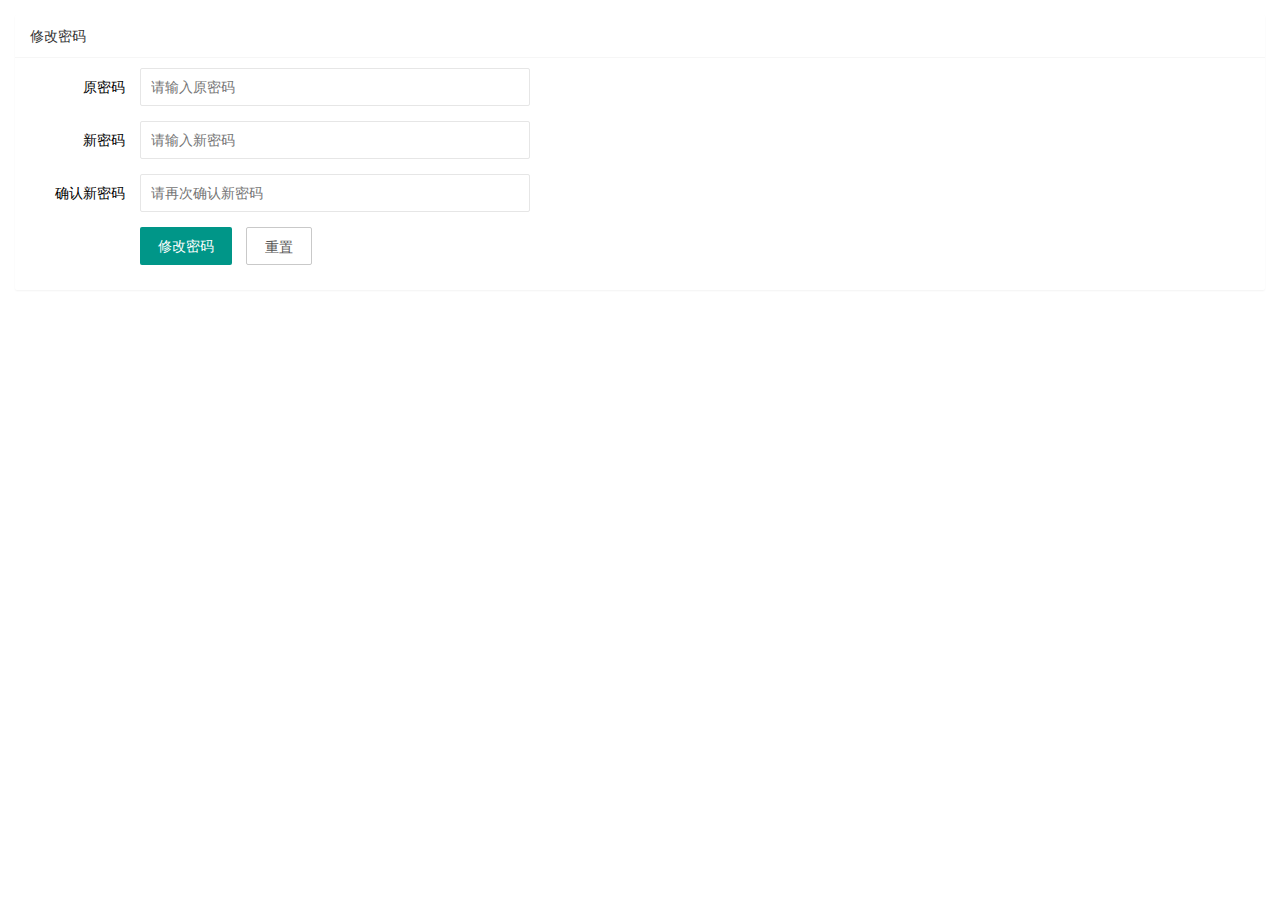
<file: home/user/user_pwd.html>
<!DOCTYPE html>
<html lang="en">

<head>
    <meta charset="UTF-8">
    <meta name="viewport" content="width=device-width, initial-scale=1.0">
    <title>重置密码</title>
    <link rel="stylesheet" href="/assets/lib/layui/css/layui.css">
    <link rel="stylesheet" href="/assets/css/user/user_pwd.css">
</head>

<body>
    <div class="layui-card">
        <div class="layui-card-header">修改密码</div>
        <div class="layui-card-body">
            <form class="layui-form" id="form">
                <div class="layui-form-item">
                    <label class="layui-form-label">原密码</label>
                    <div class="layui-input-block">
                        <input type="password" name="oldPwd" required lay-verify="required|pass" placeholder="请输入原密码"
                            autocomplete="off" class="layui-input">
                    </div>
                </div>
                <div class="layui-form-item">
                    <label class="layui-form-label">新密码</label>
                    <div class="layui-input-block">
                        <input type="password" name="newPwd" required lay-verify="required|pass|newpass"
                            placeholder="请输入新密码" autocomplete="off" class="layui-input">
                    </div>
                </div>
                <div class="layui-form-item">
                    <label class="layui-form-label">确认新密码</label>
                    <div class="layui-input-block">
                        <input type="password" name="rePwd" required lay-verify="required|pass|repass"
                            placeholder="请再次确认新密码" autocomplete="off" class="layui-input">
                    </div>
                </div>
                <div class="layui-form-item">
                    <div class="layui-input-block">
                        <button class="layui-btn" lay-submit lay-filter="formDemo">修改密码</button>
                        <button type="reset" class="layui-btn layui-btn-primary">重置</button>
                    </div>
                </div>
            </form>
        </div>
    </div>

    <script src="/assets/lib/layui/layui.all.js"></script>
    <script src="/assets/lib/jquery.js"></script>
    <script src="/assets/js/ajaxBase.js"></script>
    <script src="/assets/js/user/user_pwd.js"></script>
</body>

</html>
</file>
<file: assets/lib/layui/css/layui.css>
/** layui-v2.5.6 MIT License By https://www.layui.com */
 .layui-inline,img{display:inline-block;vertical-align:middle}h1,h2,h3,h4,h5,h6{font-weight:400}.layui-edge,.layui-header,.layui-inline,.layui-main{position:relative}.layui-body,.layui-edge,.layui-elip{overflow:hidden}.layui-btn,.layui-edge,.layui-inline,img{vertical-align:middle}.layui-btn,.layui-disabled,.layui-icon,.layui-unselect{-moz-user-select:none;-webkit-user-select:none;-ms-user-select:none}.layui-elip,.layui-form-checkbox span,.layui-form-pane .layui-form-label{text-overflow:ellipsis;white-space:nowrap}.layui-breadcrumb,.layui-tree-btnGroup{visibility:hidden}blockquote,body,button,dd,div,dl,dt,form,h1,h2,h3,h4,h5,h6,input,li,ol,p,pre,td,textarea,th,ul{margin:0;padding:0;-webkit-tap-highlight-color:rgba(0,0,0,0)}a:active,a:hover{outline:0}img{border:none}li{list-style:none}table{border-collapse:collapse;border-spacing:0}h4,h5,h6{font-size:100%}button,input,optgroup,option,select,textarea{font-family:inherit;font-size:inherit;font-style:inherit;font-weight:inherit;outline:0}pre{white-space:pre-wrap;white-space:-moz-pre-wrap;white-space:-pre-wrap;white-space:-o-pre-wrap;word-wrap:break-word}body{line-height:24px;font:14px Helvetica Neue,Helvetica,PingFang SC,Tahoma,Arial,sans-serif}hr{height:1px;margin:10px 0;border:0;clear:both}a{color:#333;text-decoration:none}a:hover{color:#777}a cite{font-style:normal;*cursor:pointer}.layui-border-box,.layui-border-box *{box-sizing:border-box}.layui-box,.layui-box *{box-sizing:content-box}.layui-clear{clear:both;*zoom:1}.layui-clear:after{content:'\20';clear:both;*zoom:1;display:block;height:0}.layui-inline{*display:inline;*zoom:1}.layui-edge{display:inline-block;width:0;height:0;border-width:6px;border-style:dashed;border-color:transparent}.layui-edge-top{top:-4px;border-bottom-color:#999;border-bottom-style:solid}.layui-edge-right{border-left-color:#999;border-left-style:solid}.layui-edge-bottom{top:2px;border-top-color:#999;border-top-style:solid}.layui-edge-left{border-right-color:#999;border-right-style:solid}.layui-disabled,.layui-disabled:hover{color:#d2d2d2!important;cursor:not-allowed!important}.layui-circle{border-radius:100%}.layui-show{display:block!important}.layui-hide{display:none!important}@font-face{font-family:layui-icon;src:url(../font/iconfont.eot?v=256);src:url(../font/iconfont.eot?v=256#iefix) format('embedded-opentype'),url(../font/iconfont.woff2?v=256) format('woff2'),url(../font/iconfont.woff?v=256) format('woff'),url(../font/iconfont.ttf?v=256) format('truetype'),url(../font/iconfont.svg?v=256#layui-icon) format('svg')}.layui-icon{font-family:layui-icon!important;font-size:16px;font-style:normal;-webkit-font-smoothing:antialiased;-moz-osx-font-smoothing:grayscale}.layui-icon-reply-fill:before{content:"\e611"}.layui-icon-set-fill:before{content:"\e614"}.layui-icon-menu-fill:before{content:"\e60f"}.layui-icon-search:before{content:"\e615"}.layui-icon-share:before{content:"\e641"}.layui-icon-set-sm:before{content:"\e620"}.layui-icon-engine:before{content:"\e628"}.layui-icon-close:before{content:"\1006"}.layui-icon-close-fill:before{content:"\1007"}.layui-icon-chart-screen:before{content:"\e629"}.layui-icon-star:before{content:"\e600"}.layui-icon-circle-dot:before{content:"\e617"}.layui-icon-chat:before{content:"\e606"}.layui-icon-release:before{content:"\e609"}.layui-icon-list:before{content:"\e60a"}.layui-icon-chart:before{content:"\e62c"}.layui-icon-ok-circle:before{content:"\1005"}.layui-icon-layim-theme:before{content:"\e61b"}.layui-icon-table:before{content:"\e62d"}.layui-icon-right:before{content:"\e602"}.layui-icon-left:before{content:"\e603"}.layui-icon-cart-simple:before{content:"\e698"}.layui-icon-face-cry:before{content:"\e69c"}.layui-icon-face-smile:before{content:"\e6af"}.layui-icon-survey:before{content:"\e6b2"}.layui-icon-tree:before{content:"\e62e"}.layui-icon-ie:before{content:"\e7bb"}.layui-icon-upload-circle:before{content:"\e62f"}.layui-icon-add-circle:before{content:"\e61f"}.layui-icon-download-circle:before{content:"\e601"}.layui-icon-templeate-1:before{content:"\e630"}.layui-icon-util:before{content:"\e631"}.layui-icon-face-surprised:before{content:"\e664"}.layui-icon-edit:before{content:"\e642"}.layui-icon-speaker:before{content:"\e645"}.layui-icon-down:before{content:"\e61a"}.layui-icon-file:before{content:"\e621"}.layui-icon-layouts:before{content:"\e632"}.layui-icon-rate-half:before{content:"\e6c9"}.layui-icon-add-circle-fine:before{content:"\e608"}.layui-icon-prev-circle:before{content:"\e633"}.layui-icon-read:before{content:"\e705"}.layui-icon-404:before{content:"\e61c"}.layui-icon-carousel:before{content:"\e634"}.layui-icon-help:before{content:"\e607"}.layui-icon-code-circle:before{content:"\e635"}.layui-icon-windows:before{content:"\e67f"}.layui-icon-water:before{content:"\e636"}.layui-icon-username:before{content:"\e66f"}.layui-icon-find-fill:before{content:"\e670"}.layui-icon-about:before{content:"\e60b"}.layui-icon-location:before{content:"\e715"}.layui-icon-up:before{content:"\e619"}.layui-icon-pause:before{content:"\e651"}.layui-icon-date:before{content:"\e637"}.layui-icon-layim-uploadfile:before{content:"\e61d"}.layui-icon-delete:before{content:"\e640"}.layui-icon-play:before{content:"\e652"}.layui-icon-top:before{content:"\e604"}.layui-icon-firefox:before{content:"\e686"}.layui-icon-friends:before{content:"\e612"}.layui-icon-refresh-3:before{content:"\e9aa"}.layui-icon-ok:before{content:"\e605"}.layui-icon-layer:before{content:"\e638"}.layui-icon-face-smile-fine:before{content:"\e60c"}.layui-icon-dollar:before{content:"\e659"}.layui-icon-group:before{content:"\e613"}.layui-icon-layim-download:before{content:"\e61e"}.layui-icon-picture-fine:before{content:"\e60d"}.layui-icon-link:before{content:"\e64c"}.layui-icon-diamond:before{content:"\e735"}.layui-icon-log:before{content:"\e60e"}.layui-icon-key:before{content:"\e683"}.layui-icon-rate-solid:before{content:"\e67a"}.layui-icon-fonts-del:before{content:"\e64f"}.layui-icon-unlink:before{content:"\e64d"}.layui-icon-fonts-clear:before{content:"\e639"}.layui-icon-triangle-r:before{content:"\e623"}.layui-icon-circle:before{content:"\e63f"}.layui-icon-radio:before{content:"\e643"}.layui-icon-align-center:before{content:"\e647"}.layui-icon-align-right:before{content:"\e648"}.layui-icon-align-left:before{content:"\e649"}.layui-icon-loading-1:before{content:"\e63e"}.layui-icon-return:before{content:"\e65c"}.layui-icon-fonts-strong:before{content:"\e62b"}.layui-icon-upload:before{content:"\e67c"}.layui-icon-dialogue:before{content:"\e63a"}.layui-icon-video:before{content:"\e6ed"}.layui-icon-headset:before{content:"\e6fc"}.layui-icon-cellphone-fine:before{content:"\e63b"}.layui-icon-add-1:before{content:"\e654"}.layui-icon-face-smile-b:before{content:"\e650"}.layui-icon-fonts-html:before{content:"\e64b"}.layui-icon-screen-full:before{content:"\e622"}.layui-icon-form:before{content:"\e63c"}.layui-icon-cart:before{content:"\e657"}.layui-icon-camera-fill:before{content:"\e65d"}.layui-icon-tabs:before{content:"\e62a"}.layui-icon-heart-fill:before{content:"\e68f"}.layui-icon-fonts-code:before{content:"\e64e"}.layui-icon-ios:before{content:"\e680"}.layui-icon-at:before{content:"\e687"}.layui-icon-fire:before{content:"\e756"}.layui-icon-set:before{content:"\e716"}.layui-icon-fonts-u:before{content:"\e646"}.layui-icon-triangle-d:before{content:"\e625"}.layui-icon-tips:before{content:"\e702"}.layui-icon-picture:before{content:"\e64a"}.layui-icon-more-vertical:before{content:"\e671"}.layui-icon-bluetooth:before{content:"\e689"}.layui-icon-flag:before{content:"\e66c"}.layui-icon-loading:before{content:"\e63d"}.layui-icon-fonts-i:before{content:"\e644"}.layui-icon-refresh-1:before{content:"\e666"}.layui-icon-rmb:before{content:"\e65e"}.layui-icon-addition:before{content:"\e624"}.layui-icon-home:before{content:"\e68e"}.layui-icon-time:before{content:"\e68d"}.layui-icon-user:before{content:"\e770"}.layui-icon-notice:before{content:"\e667"}.layui-icon-chrome:before{content:"\e68a"}.layui-icon-edge:before{content:"\e68b"}.layui-icon-login-weibo:before{content:"\e675"}.layui-icon-voice:before{content:"\e688"}.layui-icon-upload-drag:before{content:"\e681"}.layui-icon-login-qq:before{content:"\e676"}.layui-icon-snowflake:before{content:"\e6b1"}.layui-icon-heart:before{content:"\e68c"}.layui-icon-logout:before{content:"\e682"}.layui-icon-file-b:before{content:"\e655"}.layui-icon-template:before{content:"\e663"}.layui-icon-transfer:before{content:"\e691"}.layui-icon-auz:before{content:"\e672"}.layui-icon-console:before{content:"\e665"}.layui-icon-app:before{content:"\e653"}.layui-icon-prev:before{content:"\e65a"}.layui-icon-website:before{content:"\e7ae"}.layui-icon-next:before{content:"\e65b"}.layui-icon-component:before{content:"\e857"}.layui-icon-android:before{content:"\e684"}.layui-icon-more:before{content:"\e65f"}.layui-icon-login-wechat:before{content:"\e677"}.layui-icon-shrink-right:before{content:"\e668"}.layui-icon-spread-left:before{content:"\e66b"}.layui-icon-camera:before{content:"\e660"}.layui-icon-note:before{content:"\e66e"}.layui-icon-refresh:before{content:"\e669"}.layui-icon-female:before{content:"\e661"}.layui-icon-male:before{content:"\e662"}.layui-icon-screen-restore:before{content:"\e758"}.layui-icon-password:before{content:"\e673"}.layui-icon-senior:before{content:"\e674"}.layui-icon-theme:before{content:"\e66a"}.layui-icon-tread:before{content:"\e6c5"}.layui-icon-praise:before{content:"\e6c6"}.layui-icon-star-fill:before{content:"\e658"}.layui-icon-rate:before{content:"\e67b"}.layui-icon-template-1:before{content:"\e656"}.layui-icon-vercode:before{content:"\e679"}.layui-icon-service:before{content:"\e626"}.layui-icon-cellphone:before{content:"\e678"}.layui-icon-print:before{content:"\e66d"}.layui-icon-cols:before{content:"\e610"}.layui-icon-wifi:before{content:"\e7e0"}.layui-icon-export:before{content:"\e67d"}.layui-icon-rss:before{content:"\e808"}.layui-icon-slider:before{content:"\e714"}.layui-icon-email:before{content:"\e618"}.layui-icon-subtraction:before{content:"\e67e"}.layui-icon-mike:before{content:"\e6dc"}.layui-icon-light:before{content:"\e748"}.layui-icon-gift:before{content:"\e627"}.layui-icon-mute:before{content:"\e685"}.layui-icon-reduce-circle:before{content:"\e616"}.layui-icon-music:before{content:"\e690"}.layui-main{width:1140px;margin:0 auto}.layui-header{z-index:1000;height:60px}.layui-header a:hover{transition:all .5s;-webkit-transition:all .5s}.layui-side{position:fixed;left:0;top:0;bottom:0;z-index:999;width:200px;overflow-x:hidden}.layui-side-scroll{position:relative;width:220px;height:100%;overflow-x:hidden}.layui-body{position:absolute;left:200px;right:0;top:0;bottom:0;z-index:998;width:auto;overflow-y:auto;box-sizing:border-box}.layui-layout-body{overflow:hidden}.layui-layout-admin .layui-header{background-color:#23262E}.layui-layout-admin .layui-side{top:60px;width:200px;overflow-x:hidden}.layui-layout-admin .layui-body{position:fixed;top:60px;bottom:44px}.layui-layout-admin .layui-main{width:auto;margin:0 15px}.layui-layout-admin .layui-footer{position:fixed;left:200px;right:0;bottom:0;height:44px;line-height:44px;padding:0 15px;background-color:#eee}.layui-layout-admin .layui-logo{position:absolute;left:0;top:0;width:200px;height:100%;line-height:60px;text-align:center;color:#009688;font-size:16px}.layui-layout-admin .layui-header .layui-nav{background:0 0}.layui-layout-left{position:absolute!important;left:200px;top:0}.layui-layout-right{position:absolute!important;right:0;top:0}.layui-container{position:relative;margin:0 auto;padding:0 15px;box-sizing:border-box}.layui-fluid{position:relative;margin:0 auto;padding:0 15px}.layui-row:after,.layui-row:before{content:'';display:block;clear:both}.layui-col-lg1,.layui-col-lg10,.layui-col-lg11,.layui-col-lg12,.layui-col-lg2,.layui-col-lg3,.layui-col-lg4,.layui-col-lg5,.layui-col-lg6,.layui-col-lg7,.layui-col-lg8,.layui-col-lg9,.layui-col-md1,.layui-col-md10,.layui-col-md11,.layui-col-md12,.layui-col-md2,.layui-col-md3,.layui-col-md4,.layui-col-md5,.layui-col-md6,.layui-col-md7,.layui-col-md8,.layui-col-md9,.layui-col-sm1,.layui-col-sm10,.layui-col-sm11,.layui-col-sm12,.layui-col-sm2,.layui-col-sm3,.layui-col-sm4,.layui-col-sm5,.layui-col-sm6,.layui-col-sm7,.layui-col-sm8,.layui-col-sm9,.layui-col-xs1,.layui-col-xs10,.layui-col-xs11,.layui-col-xs12,.layui-col-xs2,.layui-col-xs3,.layui-col-xs4,.layui-col-xs5,.layui-col-xs6,.layui-col-xs7,.layui-col-xs8,.layui-col-xs9{position:relative;display:block;box-sizing:border-box}.layui-col-xs1,.layui-col-xs10,.layui-col-xs11,.layui-col-xs12,.layui-col-xs2,.layui-col-xs3,.layui-col-xs4,.layui-col-xs5,.layui-col-xs6,.layui-col-xs7,.layui-col-xs8,.layui-col-xs9{float:left}.layui-col-xs1{width:8.33333333%}.layui-col-xs2{width:16.66666667%}.layui-col-xs3{width:25%}.layui-col-xs4{width:33.33333333%}.layui-col-xs5{width:41.66666667%}.layui-col-xs6{width:50%}.layui-col-xs7{width:58.33333333%}.layui-col-xs8{width:66.66666667%}.layui-col-xs9{width:75%}.layui-col-xs10{width:83.33333333%}.layui-col-xs11{width:91.66666667%}.layui-col-xs12{width:100%}.layui-col-xs-offset1{margin-left:8.33333333%}.layui-col-xs-offset2{margin-left:16.66666667%}.layui-col-xs-offset3{margin-left:25%}.layui-col-xs-offset4{margin-left:33.33333333%}.layui-col-xs-offset5{margin-left:41.66666667%}.layui-col-xs-offset6{margin-left:50%}.layui-col-xs-offset7{margin-left:58.33333333%}.layui-col-xs-offset8{margin-left:66.66666667%}.layui-col-xs-offset9{margin-left:75%}.layui-col-xs-offset10{margin-left:83.33333333%}.layui-col-xs-offset11{margin-left:91.66666667%}.layui-col-xs-offset12{margin-left:100%}@media screen and (max-width:768px){.layui-hide-xs{display:none!important}.layui-show-xs-block{display:block!important}.layui-show-xs-inline{display:inline!important}.layui-show-xs-inline-block{display:inline-block!important}}@media screen and (min-width:768px){.layui-container{width:750px}.layui-hide-sm{display:none!important}.layui-show-sm-block{display:block!important}.layui-show-sm-inline{display:inline!important}.layui-show-sm-inline-block{display:inline-block!important}.layui-col-sm1,.layui-col-sm10,.layui-col-sm11,.layui-col-sm12,.layui-col-sm2,.layui-col-sm3,.layui-col-sm4,.layui-col-sm5,.layui-col-sm6,.layui-col-sm7,.layui-col-sm8,.layui-col-sm9{float:left}.layui-col-sm1{width:8.33333333%}.layui-col-sm2{width:16.66666667%}.layui-col-sm3{width:25%}.layui-col-sm4{width:33.33333333%}.layui-col-sm5{width:41.66666667%}.layui-col-sm6{width:50%}.layui-col-sm7{width:58.33333333%}.layui-col-sm8{width:66.66666667%}.layui-col-sm9{width:75%}.layui-col-sm10{width:83.33333333%}.layui-col-sm11{width:91.66666667%}.layui-col-sm12{width:100%}.layui-col-sm-offset1{margin-left:8.33333333%}.layui-col-sm-offset2{margin-left:16.66666667%}.layui-col-sm-offset3{margin-left:25%}.layui-col-sm-offset4{margin-left:33.33333333%}.layui-col-sm-offset5{margin-left:41.66666667%}.layui-col-sm-offset6{margin-left:50%}.layui-col-sm-offset7{margin-left:58.33333333%}.layui-col-sm-offset8{margin-left:66.66666667%}.layui-col-sm-offset9{margin-left:75%}.layui-col-sm-offset10{margin-left:83.33333333%}.layui-col-sm-offset11{margin-left:91.66666667%}.layui-col-sm-offset12{margin-left:100%}}@media screen and (min-width:992px){.layui-container{width:970px}.layui-hide-md{display:none!important}.layui-show-md-block{display:block!important}.layui-show-md-inline{display:inline!important}.layui-show-md-inline-block{display:inline-block!important}.layui-col-md1,.layui-col-md10,.layui-col-md11,.layui-col-md12,.layui-col-md2,.layui-col-md3,.layui-col-md4,.layui-col-md5,.layui-col-md6,.layui-col-md7,.layui-col-md8,.layui-col-md9{float:left}.layui-col-md1{width:8.33333333%}.layui-col-md2{width:16.66666667%}.layui-col-md3{width:25%}.layui-col-md4{width:33.33333333%}.layui-col-md5{width:41.66666667%}.layui-col-md6{width:50%}.layui-col-md7{width:58.33333333%}.layui-col-md8{width:66.66666667%}.layui-col-md9{width:75%}.layui-col-md10{width:83.33333333%}.layui-col-md11{width:91.66666667%}.layui-col-md12{width:100%}.layui-col-md-offset1{margin-left:8.33333333%}.layui-col-md-offset2{margin-left:16.66666667%}.layui-col-md-offset3{margin-left:25%}.layui-col-md-offset4{margin-left:33.33333333%}.layui-col-md-offset5{margin-left:41.66666667%}.layui-col-md-offset6{margin-left:50%}.layui-col-md-offset7{margin-left:58.33333333%}.layui-col-md-offset8{margin-left:66.66666667%}.layui-col-md-offset9{margin-left:75%}.layui-col-md-offset10{margin-left:83.33333333%}.layui-col-md-offset11{margin-left:91.66666667%}.layui-col-md-offset12{margin-left:100%}}@media screen and (min-width:1200px){.layui-container{width:1170px}.layui-hide-lg{display:none!important}.layui-show-lg-block{display:block!important}.layui-show-lg-inline{display:inline!important}.layui-show-lg-inline-block{display:inline-block!important}.layui-col-lg1,.layui-col-lg10,.layui-col-lg11,.layui-col-lg12,.layui-col-lg2,.layui-col-lg3,.layui-col-lg4,.layui-col-lg5,.layui-col-lg6,.layui-col-lg7,.layui-col-lg8,.layui-col-lg9{float:left}.layui-col-lg1{width:8.33333333%}.layui-col-lg2{width:16.66666667%}.layui-col-lg3{width:25%}.layui-col-lg4{width:33.33333333%}.layui-col-lg5{width:41.66666667%}.layui-col-lg6{width:50%}.layui-col-lg7{width:58.33333333%}.layui-col-lg8{width:66.66666667%}.layui-col-lg9{width:75%}.layui-col-lg10{width:83.33333333%}.layui-col-lg11{width:91.66666667%}.layui-col-lg12{width:100%}.layui-col-lg-offset1{margin-left:8.33333333%}.layui-col-lg-offset2{margin-left:16.66666667%}.layui-col-lg-offset3{margin-left:25%}.layui-col-lg-offset4{margin-left:33.33333333%}.layui-col-lg-offset5{margin-left:41.66666667%}.layui-col-lg-offset6{margin-left:50%}.layui-col-lg-offset7{margin-left:58.33333333%}.layui-col-lg-offset8{margin-left:66.66666667%}.layui-col-lg-offset9{margin-left:75%}.layui-col-lg-offset10{margin-left:83.33333333%}.layui-col-lg-offset11{margin-left:91.66666667%}.layui-col-lg-offset12{margin-left:100%}}.layui-col-space1{margin:-.5px}.layui-col-space1>*{padding:.5px}.layui-col-space2{margin:-1px}.layui-col-space2>*{padding:1px}.layui-col-space4{margin:-2px}.layui-col-space4>*{padding:2px}.layui-col-space5{margin:-2.5px}.layui-col-space5>*{padding:2.5px}.layui-col-space6{margin:-3px}.layui-col-space6>*{padding:3px}.layui-col-space8{margin:-4px}.layui-col-space8>*{padding:4px}.layui-col-space10{margin:-5px}.layui-col-space10>*{padding:5px}.layui-col-space12{margin:-6px}.layui-col-space12>*{padding:6px}.layui-col-space14{margin:-7px}.layui-col-space14>*{padding:7px}.layui-col-space15{margin:-7.5px}.layui-col-space15>*{padding:7.5px}.layui-col-space16{margin:-8px}.layui-col-space16>*{padding:8px}.layui-col-space18{margin:-9px}.layui-col-space18>*{padding:9px}.layui-col-space20{margin:-10px}.layui-col-space20>*{padding:10px}.layui-col-space22{margin:-11px}.layui-col-space22>*{padding:11px}.layui-col-space24{margin:-12px}.layui-col-space24>*{padding:12px}.layui-col-space25{margin:-12.5px}.layui-col-space25>*{padding:12.5px}.layui-col-space26{margin:-13px}.layui-col-space26>*{padding:13px}.layui-col-space28{margin:-14px}.layui-col-space28>*{padding:14px}.layui-col-space30{margin:-15px}.layui-col-space30>*{padding:15px}.layui-btn,.layui-input,.layui-select,.layui-textarea,.layui-upload-button{outline:0;-webkit-appearance:none;transition:all .3s;-webkit-transition:all .3s;box-sizing:border-box}.layui-elem-quote{margin-bottom:10px;padding:15px;line-height:22px;border-left:5px solid #009688;border-radius:0 2px 2px 0;background-color:#f2f2f2}.layui-quote-nm{border-style:solid;border-width:1px 1px 1px 5px;background:0 0}.layui-elem-field{margin-bottom:10px;padding:0;border-width:1px;border-style:solid}.layui-elem-field legend{margin-left:20px;padding:0 10px;font-size:20px;font-weight:300}.layui-field-title{margin:10px 0 20px;border-width:1px 0 0}.layui-field-box{padding:10px 15px}.layui-field-title .layui-field-box{padding:10px 0}.layui-progress{position:relative;height:6px;border-radius:20px;background-color:#e2e2e2}.layui-progress-bar{position:absolute;left:0;top:0;width:0;max-width:100%;height:6px;border-radius:20px;text-align:right;background-color:#5FB878;transition:all .3s;-webkit-transition:all .3s}.layui-progress-big,.layui-progress-big .layui-progress-bar{height:18px;line-height:18px}.layui-progress-text{position:relative;top:-20px;line-height:18px;font-size:12px;color:#666}.layui-progress-big .layui-progress-text{position:static;padding:0 10px;color:#fff}.layui-collapse{border-width:1px;border-style:solid;border-radius:2px}.layui-colla-content,.layui-colla-item{border-top-width:1px;border-top-style:solid}.layui-colla-item:first-child{border-top:none}.layui-colla-title{position:relative;height:42px;line-height:42px;padding:0 15px 0 35px;color:#333;background-color:#f2f2f2;cursor:pointer;font-size:14px;overflow:hidden}.layui-colla-content{display:none;padding:10px 15px;line-height:22px;color:#666}.layui-colla-icon{position:absolute;left:15px;top:0;font-size:14px}.layui-card{margin-bottom:15px;border-radius:2px;background-color:#fff;box-shadow:0 1px 2px 0 rgba(0,0,0,.05)}.layui-card:last-child{margin-bottom:0}.layui-card-header{position:relative;height:42px;line-height:42px;padding:0 15px;border-bottom:1px solid #f6f6f6;color:#333;border-radius:2px 2px 0 0;font-size:14px}.layui-bg-black,.layui-bg-blue,.layui-bg-cyan,.layui-bg-green,.layui-bg-orange,.layui-bg-red{color:#fff!important}.layui-card-body{position:relative;padding:10px 15px;line-height:24px}.layui-card-body[pad15]{padding:15px}.layui-card-body[pad20]{padding:20px}.layui-card-body .layui-table{margin:5px 0}.layui-card .layui-tab{margin:0}.layui-panel-window{position:relative;padding:15px;border-radius:0;border-top:5px solid #E6E6E6;background-color:#fff}.layui-auxiliar-moving{position:fixed;left:0;right:0;top:0;bottom:0;width:100%;height:100%;background:0 0;z-index:9999999999}.layui-form-label,.layui-form-mid,.layui-form-select,.layui-input-block,.layui-input-inline,.layui-textarea{position:relative}.layui-bg-red{background-color:#FF5722!important}.layui-bg-orange{background-color:#FFB800!important}.layui-bg-green{background-color:#009688!important}.layui-bg-cyan{background-color:#2F4056!important}.layui-bg-blue{background-color:#1E9FFF!important}.layui-bg-black{background-color:#393D49!important}.layui-bg-gray{background-color:#eee!important;color:#666!important}.layui-badge-rim,.layui-colla-content,.layui-colla-item,.layui-collapse,.layui-elem-field,.layui-form-pane .layui-form-item[pane],.layui-form-pane .layui-form-label,.layui-input,.layui-layedit,.layui-layedit-tool,.layui-quote-nm,.layui-select,.layui-tab-bar,.layui-tab-card,.layui-tab-title,.layui-tab-title .layui-this:after,.layui-textarea{border-color:#e6e6e6}.layui-timeline-item:before,hr{background-color:#e6e6e6}.layui-text{line-height:22px;font-size:14px;color:#666}.layui-text h1,.layui-text h2,.layui-text h3{font-weight:500;color:#333}.layui-text h1{font-size:30px}.layui-text h2{font-size:24px}.layui-text h3{font-size:18px}.layui-text a:not(.layui-btn){color:#01AAED}.layui-text a:not(.layui-btn):hover{text-decoration:underline}.layui-text ul{padding:5px 0 5px 15px}.layui-text ul li{margin-top:5px;list-style-type:disc}.layui-text em,.layui-word-aux{color:#999!important;padding:0 5px!important}.layui-btn{display:inline-block;height:38px;line-height:38px;padding:0 18px;background-color:#009688;color:#fff;white-space:nowrap;text-align:center;font-size:14px;border:none;border-radius:2px;cursor:pointer}.layui-btn:hover{opacity:.8;filter:alpha(opacity=80);color:#fff}.layui-btn:active{opacity:1;filter:alpha(opacity=100)}.layui-btn+.layui-btn{margin-left:10px}.layui-btn-container{font-size:0}.layui-btn-container .layui-btn{margin-right:10px;margin-bottom:10px}.layui-btn-container .layui-btn+.layui-btn{margin-left:0}.layui-table .layui-btn-container .layui-btn{margin-bottom:9px}.layui-btn-radius{border-radius:100px}.layui-btn .layui-icon{margin-right:3px;font-size:18px;vertical-align:bottom;vertical-align:middle\9}.layui-btn-primary{border:1px solid #C9C9C9;background-color:#fff;color:#555}.layui-btn-primary:hover{border-color:#009688;color:#333}.layui-btn-normal{background-color:#1E9FFF}.layui-btn-warm{background-color:#FFB800}.layui-btn-danger{background-color:#FF5722}.layui-btn-checked{background-color:#5FB878}.layui-btn-disabled,.layui-btn-disabled:active,.layui-btn-disabled:hover{border:1px solid #e6e6e6;background-color:#FBFBFB;color:#C9C9C9;cursor:not-allowed;opacity:1}.layui-btn-lg{height:44px;line-height:44px;padding:0 25px;font-size:16px}.layui-btn-sm{height:30px;line-height:30px;padding:0 10px;font-size:12px}.layui-btn-sm i{font-size:16px!important}.layui-btn-xs{height:22px;line-height:22px;padding:0 5px;font-size:12px}.layui-btn-xs i{font-size:14px!important}.layui-btn-group{display:inline-block;vertical-align:middle;font-size:0}.layui-btn-group .layui-btn{margin-left:0!important;margin-right:0!important;border-left:1px solid rgba(255,255,255,.5);border-radius:0}.layui-btn-group .layui-btn-primary{border-left:none}.layui-btn-group .layui-btn-primary:hover{border-color:#C9C9C9;color:#009688}.layui-btn-group .layui-btn:first-child{border-left:none;border-radius:2px 0 0 2px}.layui-btn-group .layui-btn-primary:first-child{border-left:1px solid #c9c9c9}.layui-btn-group .layui-btn:last-child{border-radius:0 2px 2px 0}.layui-btn-group .layui-btn+.layui-btn{margin-left:0}.layui-btn-group+.layui-btn-group{margin-left:10px}.layui-btn-fluid{width:100%}.layui-input,.layui-select,.layui-textarea{height:38px;line-height:1.3;line-height:38px\9;border-width:1px;border-style:solid;background-color:#fff;border-radius:2px}.layui-input::-webkit-input-placeholder,.layui-select::-webkit-input-placeholder,.layui-textarea::-webkit-input-placeholder{line-height:1.3}.layui-input,.layui-textarea{display:block;width:100%;padding-left:10px}.layui-input:hover,.layui-textarea:hover{border-color:#D2D2D2!important}.layui-input:focus,.layui-textarea:focus{border-color:#C9C9C9!important}.layui-textarea{min-height:100px;height:auto;line-height:20px;padding:6px 10px;resize:vertical}.layui-select{padding:0 10px}.layui-form input[type=checkbox],.layui-form input[type=radio],.layui-form select{display:none}.layui-form [lay-ignore]{display:initial}.layui-form-item{margin-bottom:15px;clear:both;*zoom:1}.layui-form-item:after{content:'\20';clear:both;*zoom:1;display:block;height:0}.layui-form-label{float:left;display:block;padding:9px 15px;width:80px;font-weight:400;line-height:20px;text-align:right}.layui-form-label-col{display:block;float:none;padding:9px 0;line-height:20px;text-align:left}.layui-form-item .layui-inline{margin-bottom:5px;margin-right:10px}.layui-input-block{margin-left:110px;min-height:36px}.layui-input-inline{display:inline-block;vertical-align:middle}.layui-form-item .layui-input-inline{float:left;width:190px;margin-right:10px}.layui-form-text .layui-input-inline{width:auto}.layui-form-mid{float:left;display:block;padding:9px 0!important;line-height:20px;margin-right:10px}.layui-form-danger+.layui-form-select .layui-input,.layui-form-danger:focus{border-color:#FF5722!important}.layui-form-select .layui-input{padding-right:30px;cursor:pointer}.layui-form-select .layui-edge{position:absolute;right:10px;top:50%;margin-top:-3px;cursor:pointer;border-width:6px;border-top-color:#c2c2c2;border-top-style:solid;transition:all .3s;-webkit-transition:all .3s}.layui-form-select dl{display:none;position:absolute;left:0;top:42px;padding:5px 0;z-index:899;min-width:100%;border:1px solid #d2d2d2;max-height:300px;overflow-y:auto;background-color:#fff;border-radius:2px;box-shadow:0 2px 4px rgba(0,0,0,.12);box-sizing:border-box}.layui-form-select dl dd,.layui-form-select dl dt{padding:0 10px;line-height:36px;white-space:nowrap;overflow:hidden;text-overflow:ellipsis}.layui-form-select dl dt{font-size:12px;color:#999}.layui-form-select dl dd{cursor:pointer}.layui-form-select dl dd:hover{background-color:#f2f2f2;-webkit-transition:.5s all;transition:.5s all}.layui-form-select .layui-select-group dd{padding-left:20px}.layui-form-select dl dd.layui-select-tips{padding-left:10px!important;color:#999}.layui-form-select dl dd.layui-this{background-color:#5FB878;color:#fff}.layui-form-checkbox,.layui-form-select dl dd.layui-disabled{background-color:#fff}.layui-form-selected dl{display:block}.layui-form-checkbox,.layui-form-checkbox *,.layui-form-switch{display:inline-block;vertical-align:middle}.layui-form-selected .layui-edge{margin-top:-9px;-webkit-transform:rotate(180deg);transform:rotate(180deg);margin-top:-3px\9}:root .layui-form-selected .layui-edge{margin-top:-9px\0/IE9}.layui-form-selectup dl{top:auto;bottom:42px}.layui-select-none{margin:5px 0;text-align:center;color:#999}.layui-select-disabled .layui-disabled{border-color:#eee!important}.layui-select-disabled .layui-edge{border-top-color:#d2d2d2}.layui-form-checkbox{position:relative;height:30px;line-height:30px;margin-right:10px;padding-right:30px;cursor:pointer;font-size:0;-webkit-transition:.1s linear;transition:.1s linear;box-sizing:border-box}.layui-form-checkbox span{padding:0 10px;height:100%;font-size:14px;border-radius:2px 0 0 2px;background-color:#d2d2d2;color:#fff;overflow:hidden}.layui-form-checkbox:hover span{background-color:#c2c2c2}.layui-form-checkbox i{position:absolute;right:0;top:0;width:30px;height:28px;border:1px solid #d2d2d2;border-left:none;border-radius:0 2px 2px 0;color:#fff;font-size:20px;text-align:center}.layui-form-checkbox:hover i{border-color:#c2c2c2;color:#c2c2c2}.layui-form-checked,.layui-form-checked:hover{border-color:#5FB878}.layui-form-checked span,.layui-form-checked:hover span{background-color:#5FB878}.layui-form-checked i,.layui-form-checked:hover i{color:#5FB878}.layui-form-item .layui-form-checkbox{margin-top:4px}.layui-form-checkbox[lay-skin=primary]{height:auto!important;line-height:normal!important;min-width:18px;min-height:18px;border:none!important;margin-right:0;padding-left:28px;padding-right:0;background:0 0}.layui-form-checkbox[lay-skin=primary] span{padding-left:0;padding-right:15px;line-height:18px;background:0 0;color:#666}.layui-form-checkbox[lay-skin=primary] i{right:auto;left:0;width:16px;height:16px;line-height:16px;border:1px solid #d2d2d2;font-size:12px;border-radius:2px;background-color:#fff;-webkit-transition:.1s linear;transition:.1s linear}.layui-form-checkbox[lay-skin=primary]:hover i{border-color:#5FB878;color:#fff}.layui-form-checked[lay-skin=primary] i{border-color:#5FB878!important;background-color:#5FB878;color:#fff}.layui-checkbox-disbaled[lay-skin=primary] span{background:0 0!important;color:#c2c2c2}.layui-checkbox-disbaled[lay-skin=primary]:hover i{border-color:#d2d2d2}.layui-form-item .layui-form-checkbox[lay-skin=primary]{margin-top:10px}.layui-form-switch{position:relative;height:22px;line-height:22px;min-width:35px;padding:0 5px;margin-top:8px;border:1px solid #d2d2d2;border-radius:20px;cursor:pointer;background-color:#fff;-webkit-transition:.1s linear;transition:.1s linear}.layui-form-switch i{position:absolute;left:5px;top:3px;width:16px;height:16px;border-radius:20px;background-color:#d2d2d2;-webkit-transition:.1s linear;transition:.1s linear}.layui-form-switch em{position:relative;top:0;width:25px;margin-left:21px;padding:0!important;text-align:center!important;color:#999!important;font-style:normal!important;font-size:12px}.layui-form-onswitch{border-color:#5FB878;background-color:#5FB878}.layui-checkbox-disbaled,.layui-checkbox-disbaled i{border-color:#e2e2e2!important}.layui-form-onswitch i{left:100%;margin-left:-21px;background-color:#fff}.layui-form-onswitch em{margin-left:5px;margin-right:21px;color:#fff!important}.layui-checkbox-disbaled span{background-color:#e2e2e2!important}.layui-checkbox-disbaled:hover i{color:#fff!important}[lay-radio]{display:none}.layui-form-radio,.layui-form-radio *{display:inline-block;vertical-align:middle}.layui-form-radio{line-height:28px;margin:6px 10px 0 0;padding-right:10px;cursor:pointer;font-size:0}.layui-form-radio *{font-size:14px}.layui-form-radio>i{margin-right:8px;font-size:22px;color:#c2c2c2}.layui-form-radio>i:hover,.layui-form-radioed>i{color:#5FB878}.layui-radio-disbaled>i{color:#e2e2e2!important}.layui-form-pane .layui-form-label{width:110px;padding:8px 15px;height:38px;line-height:20px;border-width:1px;border-style:solid;border-radius:2px 0 0 2px;text-align:center;background-color:#FBFBFB;overflow:hidden;box-sizing:border-box}.layui-form-pane .layui-input-inline{margin-left:-1px}.layui-form-pane .layui-input-block{margin-left:110px;left:-1px}.layui-form-pane .layui-input{border-radius:0 2px 2px 0}.layui-form-pane .layui-form-text .layui-form-label{float:none;width:100%;border-radius:2px;box-sizing:border-box;text-align:left}.layui-form-pane .layui-form-text .layui-input-inline{display:block;margin:0;top:-1px;clear:both}.layui-form-pane .layui-form-text .layui-input-block{margin:0;left:0;top:-1px}.layui-form-pane .layui-form-text .layui-textarea{min-height:100px;border-radius:0 0 2px 2px}.layui-form-pane .layui-form-checkbox{margin:4px 0 4px 10px}.layui-form-pane .layui-form-radio,.layui-form-pane .layui-form-switch{margin-top:6px;margin-left:10px}.layui-form-pane .layui-form-item[pane]{position:relative;border-width:1px;border-style:solid}.layui-form-pane .layui-form-item[pane] .layui-form-label{position:absolute;left:0;top:0;height:100%;border-width:0 1px 0 0}.layui-form-pane .layui-form-item[pane] .layui-input-inline{margin-left:110px}@media screen and (max-width:450px){.layui-form-item .layui-form-label{text-overflow:ellipsis;overflow:hidden;white-space:nowrap}.layui-form-item .layui-inline{display:block;margin-right:0;margin-bottom:20px;clear:both}.layui-form-item .layui-inline:after{content:'\20';clear:both;display:block;height:0}.layui-form-item .layui-input-inline{display:block;float:none;left:-3px;width:auto;margin:0 0 10px 112px}.layui-form-item .layui-input-inline+.layui-form-mid{margin-left:110px;top:-5px;padding:0}.layui-form-item .layui-form-checkbox{margin-right:5px;margin-bottom:5px}}.layui-layedit{border-width:1px;border-style:solid;border-radius:2px}.layui-layedit-tool{padding:3px 5px;border-bottom-width:1px;border-bottom-style:solid;font-size:0}.layedit-tool-fixed{position:fixed;top:0;border-top:1px solid #e2e2e2}.layui-layedit-tool .layedit-tool-mid,.layui-layedit-tool .layui-icon{display:inline-block;vertical-align:middle;text-align:center;font-size:14px}.layui-layedit-tool .layui-icon{position:relative;width:32px;height:30px;line-height:30px;margin:3px 5px;color:#777;cursor:pointer;border-radius:2px}.layui-layedit-tool .layui-icon:hover{color:#393D49}.layui-layedit-tool .layui-icon:active{color:#000}.layui-layedit-tool .layedit-tool-active{background-color:#e2e2e2;color:#000}.layui-layedit-tool .layui-disabled,.layui-layedit-tool .layui-disabled:hover{color:#d2d2d2;cursor:not-allowed}.layui-layedit-tool .layedit-tool-mid{width:1px;height:18px;margin:0 10px;background-color:#d2d2d2}.layedit-tool-html{width:50px!important;font-size:30px!important}.layedit-tool-b,.layedit-tool-code,.layedit-tool-help{font-size:16px!important}.layedit-tool-d,.layedit-tool-face,.layedit-tool-image,.layedit-tool-unlink{font-size:18px!important}.layedit-tool-image input{position:absolute;font-size:0;left:0;top:0;width:100%;height:100%;opacity:.01;filter:Alpha(opacity=1);cursor:pointer}.layui-layedit-iframe iframe{display:block;width:100%}#LAY_layedit_code{overflow:hidden}.layui-laypage{display:inline-block;*display:inline;*zoom:1;vertical-align:middle;margin:10px 0;font-size:0}.layui-laypage>a:first-child,.layui-laypage>a:first-child em{border-radius:2px 0 0 2px}.layui-laypage>a:last-child,.layui-laypage>a:last-child em{border-radius:0 2px 2px 0}.layui-laypage>:first-child{margin-left:0!important}.layui-laypage>:last-child{margin-right:0!important}.layui-laypage a,.layui-laypage button,.layui-laypage input,.layui-laypage select,.layui-laypage span{border:1px solid #e2e2e2}.layui-laypage a,.layui-laypage span{display:inline-block;*display:inline;*zoom:1;vertical-align:middle;padding:0 15px;height:28px;line-height:28px;margin:0 -1px 5px 0;background-color:#fff;color:#333;font-size:12px}.layui-flow-more a *,.layui-laypage input,.layui-table-view select[lay-ignore]{display:inline-block}.layui-laypage a:hover{color:#009688}.layui-laypage em{font-style:normal}.layui-laypage .layui-laypage-spr{color:#999;font-weight:700}.layui-laypage a{text-decoration:none}.layui-laypage .layui-laypage-curr{position:relative}.layui-laypage .layui-laypage-curr em{position:relative;color:#fff}.layui-laypage .layui-laypage-curr .layui-laypage-em{position:absolute;left:-1px;top:-1px;padding:1px;width:100%;height:100%;background-color:#009688}.layui-laypage-em{border-radius:2px}.layui-laypage-next em,.layui-laypage-prev em{font-family:Sim sun;font-size:16px}.layui-laypage .layui-laypage-count,.layui-laypage .layui-laypage-limits,.layui-laypage .layui-laypage-refresh,.layui-laypage .layui-laypage-skip{margin-left:10px;margin-right:10px;padding:0;border:none}.layui-laypage .layui-laypage-limits,.layui-laypage .layui-laypage-refresh{vertical-align:top}.layui-laypage .layui-laypage-refresh i{font-size:18px;cursor:pointer}.layui-laypage select{height:22px;padding:3px;border-radius:2px;cursor:pointer}.layui-laypage .layui-laypage-skip{height:30px;line-height:30px;color:#999}.layui-laypage button,.layui-laypage input{height:30px;line-height:30px;border-radius:2px;vertical-align:top;background-color:#fff;box-sizing:border-box}.layui-laypage input{width:40px;margin:0 10px;padding:0 3px;text-align:center}.layui-laypage input:focus,.layui-laypage select:focus{border-color:#009688!important}.layui-laypage button{margin-left:10px;padding:0 10px;cursor:pointer}.layui-table,.layui-table-view{margin:10px 0}.layui-flow-more{margin:10px 0;text-align:center;color:#999;font-size:14px}.layui-flow-more a{height:32px;line-height:32px}.layui-flow-more a *{vertical-align:top}.layui-flow-more a cite{padding:0 20px;border-radius:3px;background-color:#eee;color:#333;font-style:normal}.layui-flow-more a cite:hover{opacity:.8}.layui-flow-more a i{font-size:30px;color:#737383}.layui-table{width:100%;background-color:#fff;color:#666}.layui-table tr{transition:all .3s;-webkit-transition:all .3s}.layui-table th{text-align:left;font-weight:400}.layui-table tbody tr:hover,.layui-table thead tr,.layui-table-click,.layui-table-header,.layui-table-hover,.layui-table-mend,.layui-table-patch,.layui-table-tool,.layui-table-total,.layui-table-total tr,.layui-table[lay-even] tr:nth-child(even){background-color:#f2f2f2}.layui-table td,.layui-table th,.layui-table-col-set,.layui-table-fixed-r,.layui-table-grid-down,.layui-table-header,.layui-table-page,.layui-table-tips-main,.layui-table-tool,.layui-table-total,.layui-table-view,.layui-table[lay-skin=line],.layui-table[lay-skin=row]{border-width:1px;border-style:solid;border-color:#e6e6e6}.layui-table td,.layui-table th{position:relative;padding:9px 15px;min-height:20px;line-height:20px;font-size:14px}.layui-table[lay-skin=line] td,.layui-table[lay-skin=line] th{border-width:0 0 1px}.layui-table[lay-skin=row] td,.layui-table[lay-skin=row] th{border-width:0 1px 0 0}.layui-table[lay-skin=nob] td,.layui-table[lay-skin=nob] th{border:none}.layui-table img{max-width:100px}.layui-table[lay-size=lg] td,.layui-table[lay-size=lg] th{padding:15px 30px}.layui-table-view .layui-table[lay-size=lg] .layui-table-cell{height:40px;line-height:40px}.layui-table[lay-size=sm] td,.layui-table[lay-size=sm] th{font-size:12px;padding:5px 10px}.layui-table-view .layui-table[lay-size=sm] .layui-table-cell{height:20px;line-height:20px}.layui-table[lay-data]{display:none}.layui-table-box{position:relative;overflow:hidden}.layui-table-view .layui-table{position:relative;width:auto;margin:0}.layui-table-view .layui-table[lay-skin=line]{border-width:0 1px 0 0}.layui-table-view .layui-table[lay-skin=row]{border-width:0 0 1px}.layui-table-view .layui-table td,.layui-table-view .layui-table th{padding:5px 0;border-top:none;border-left:none}.layui-table-view .layui-table th.layui-unselect .layui-table-cell span{cursor:pointer}.layui-table-view .layui-table td{cursor:default}.layui-table-view .layui-table td[data-edit=text]{cursor:text}.layui-table-view .layui-form-checkbox[lay-skin=primary] i{width:18px;height:18px}.layui-table-view .layui-form-radio{line-height:0;padding:0}.layui-table-view .layui-form-radio>i{margin:0;font-size:20px}.layui-table-init{position:absolute;left:0;top:0;width:100%;height:100%;text-align:center;z-index:110}.layui-table-init .layui-icon{position:absolute;left:50%;top:50%;margin:-15px 0 0 -15px;font-size:30px;color:#c2c2c2}.layui-table-header{border-width:0 0 1px;overflow:hidden}.layui-table-header .layui-table{margin-bottom:-1px}.layui-table-tool .layui-inline[lay-event]{position:relative;width:26px;height:26px;padding:5px;line-height:16px;margin-right:10px;text-align:center;color:#333;border:1px solid #ccc;cursor:pointer;-webkit-transition:.5s all;transition:.5s all}.layui-table-tool .layui-inline[lay-event]:hover{border:1px solid #999}.layui-table-tool-temp{padding-right:120px}.layui-table-tool-self{position:absolute;right:17px;top:10px}.layui-table-tool .layui-table-tool-self .layui-inline[lay-event]{margin:0 0 0 10px}.layui-table-tool-panel{position:absolute;top:29px;left:-1px;padding:5px 0;min-width:150px;min-height:40px;border:1px solid #d2d2d2;text-align:left;overflow-y:auto;background-color:#fff;box-shadow:0 2px 4px rgba(0,0,0,.12)}.layui-table-cell,.layui-table-tool-panel li{overflow:hidden;text-overflow:ellipsis;white-space:nowrap}.layui-table-tool-panel li{padding:0 10px;line-height:30px;-webkit-transition:.5s all;transition:.5s all}.layui-table-tool-panel li .layui-form-checkbox[lay-skin=primary]{width:100%;padding-left:28px}.layui-table-tool-panel li:hover{background-color:#f2f2f2}.layui-table-tool-panel li .layui-form-checkbox[lay-skin=primary] i{position:absolute;left:0;top:0}.layui-table-tool-panel li .layui-form-checkbox[lay-skin=primary] span{padding:0}.layui-table-tool .layui-table-tool-self .layui-table-tool-panel{left:auto;right:-1px}.layui-table-col-set{position:absolute;right:0;top:0;width:20px;height:100%;border-width:0 0 0 1px;background-color:#fff}.layui-table-sort{width:10px;height:20px;margin-left:5px;cursor:pointer!important}.layui-table-sort .layui-edge{position:absolute;left:5px;border-width:5px}.layui-table-sort .layui-table-sort-asc{top:3px;border-top:none;border-bottom-style:solid;border-bottom-color:#b2b2b2}.layui-table-sort .layui-table-sort-asc:hover{border-bottom-color:#666}.layui-table-sort .layui-table-sort-desc{bottom:5px;border-bottom:none;border-top-style:solid;border-top-color:#b2b2b2}.layui-table-sort .layui-table-sort-desc:hover{border-top-color:#666}.layui-table-sort[lay-sort=asc] .layui-table-sort-asc{border-bottom-color:#000}.layui-table-sort[lay-sort=desc] .layui-table-sort-desc{border-top-color:#000}.layui-table-cell{height:28px;line-height:28px;padding:0 15px;position:relative;box-sizing:border-box}.layui-table-cell .layui-form-checkbox[lay-skin=primary]{top:-1px;padding:0}.layui-table-cell .layui-table-link{color:#01AAED}.laytable-cell-checkbox,.laytable-cell-numbers,.laytable-cell-radio,.laytable-cell-space{padding:0;text-align:center}.layui-table-body{position:relative;overflow:auto;margin-right:-1px;margin-bottom:-1px}.layui-table-body .layui-none{line-height:26px;padding:15px;text-align:center;color:#999}.layui-table-fixed{position:absolute;left:0;top:0;z-index:101}.layui-table-fixed .layui-table-body{overflow:hidden}.layui-table-fixed-l{box-shadow:0 -1px 8px rgba(0,0,0,.08)}.layui-table-fixed-r{left:auto;right:-1px;border-width:0 0 0 1px;box-shadow:-1px 0 8px rgba(0,0,0,.08)}.layui-table-fixed-r .layui-table-header{position:relative;overflow:visible}.layui-table-mend{position:absolute;right:-49px;top:0;height:100%;width:50px}.layui-table-tool{position:relative;z-index:890;width:100%;min-height:50px;line-height:30px;padding:10px 15px;border-width:0 0 1px}.layui-table-tool .layui-btn-container{margin-bottom:-10px}.layui-table-page,.layui-table-total{border-width:1px 0 0;margin-bottom:-1px;overflow:hidden}.layui-table-page{position:relative;width:100%;padding:7px 7px 0;height:41px;font-size:12px;white-space:nowrap}.layui-table-page>div{height:26px}.layui-table-page .layui-laypage{margin:0}.layui-table-page .layui-laypage a,.layui-table-page .layui-laypage span{height:26px;line-height:26px;margin-bottom:10px;border:none;background:0 0}.layui-table-page .layui-laypage a,.layui-table-page .layui-laypage span.layui-laypage-curr{padding:0 12px}.layui-table-page .layui-laypage span{margin-left:0;padding:0}.layui-table-page .layui-laypage .layui-laypage-prev{margin-left:-7px!important}.layui-table-page .layui-laypage .layui-laypage-curr .layui-laypage-em{left:0;top:0;padding:0}.layui-table-page .layui-laypage button,.layui-table-page .layui-laypage input{height:26px;line-height:26px}.layui-table-page .layui-laypage input{width:40px}.layui-table-page .layui-laypage button{padding:0 10px}.layui-table-page select{height:18px}.layui-table-patch .layui-table-cell{padding:0;width:30px}.layui-table-edit{position:absolute;left:0;top:0;width:100%;height:100%;padding:0 14px 1px;border-radius:0;box-shadow:1px 1px 20px rgba(0,0,0,.15)}.layui-table-edit:focus{border-color:#5FB878!important}select.layui-table-edit{padding:0 0 0 10px;border-color:#C9C9C9}.layui-table-view .layui-form-checkbox,.layui-table-view .layui-form-radio,.layui-table-view .layui-form-switch{top:0;margin:0;box-sizing:content-box}.layui-table-view .layui-form-checkbox{top:-1px;height:26px;line-height:26px}.layui-table-view .layui-form-checkbox i{height:26px}.layui-table-grid .layui-table-cell{overflow:visible}.layui-table-grid-down{position:absolute;top:0;right:0;width:26px;height:100%;padding:5px 0;border-width:0 0 0 1px;text-align:center;background-color:#fff;color:#999;cursor:pointer}.layui-table-grid-down .layui-icon{position:absolute;top:50%;left:50%;margin:-8px 0 0 -8px}.layui-table-grid-down:hover{background-color:#fbfbfb}body .layui-table-tips .layui-layer-content{background:0 0;padding:0;box-shadow:0 1px 6px rgba(0,0,0,.12)}.layui-table-tips-main{margin:-44px 0 0 -1px;max-height:150px;padding:8px 15px;font-size:14px;overflow-y:scroll;background-color:#fff;color:#666}.layui-table-tips-c{position:absolute;right:-3px;top:-13px;width:20px;height:20px;padding:3px;cursor:pointer;background-color:#666;border-radius:50%;color:#fff}.layui-table-tips-c:hover{background-color:#777}.layui-table-tips-c:before{position:relative;right:-2px}.layui-upload-file{display:none!important;opacity:.01;filter:Alpha(opacity=1)}.layui-upload-drag,.layui-upload-form,.layui-upload-wrap{display:inline-block}.layui-upload-list{margin:10px 0}.layui-upload-choose{padding:0 10px;color:#999}.layui-upload-drag{position:relative;padding:30px;border:1px dashed #e2e2e2;background-color:#fff;text-align:center;cursor:pointer;color:#999}.layui-upload-drag .layui-icon{font-size:50px;color:#009688}.layui-upload-drag[lay-over]{border-color:#009688}.layui-upload-iframe{position:absolute;width:0;height:0;border:0;visibility:hidden}.layui-upload-wrap{position:relative;vertical-align:middle}.layui-upload-wrap .layui-upload-file{display:block!important;position:absolute;left:0;top:0;z-index:10;font-size:100px;width:100%;height:100%;opacity:.01;filter:Alpha(opacity=1);cursor:pointer}.layui-transfer-active,.layui-transfer-box{display:inline-block;vertical-align:middle}.layui-transfer-box,.layui-transfer-header,.layui-transfer-search{border-width:0;border-style:solid;border-color:#e6e6e6}.layui-transfer-box{position:relative;border-width:1px;width:200px;height:360px;border-radius:2px;background-color:#fff}.layui-transfer-box .layui-form-checkbox{width:100%;margin:0!important}.layui-transfer-header{height:38px;line-height:38px;padding:0 10px;border-bottom-width:1px}.layui-transfer-search{position:relative;padding:10px;border-bottom-width:1px}.layui-transfer-search .layui-input{height:32px;padding-left:30px;font-size:12px}.layui-transfer-search .layui-icon-search{position:absolute;left:20px;top:50%;margin-top:-8px;color:#666}.layui-transfer-active{margin:0 15px}.layui-transfer-active .layui-btn{display:block;margin:0;padding:0 15px;background-color:#5FB878;border-color:#5FB878;color:#fff}.layui-transfer-active .layui-btn-disabled{background-color:#FBFBFB;border-color:#e6e6e6;color:#C9C9C9}.layui-transfer-active .layui-btn:first-child{margin-bottom:15px}.layui-transfer-active .layui-btn .layui-icon{margin:0;font-size:14px!important}.layui-transfer-data{padding:5px 0;overflow:auto}.layui-transfer-data li{height:32px;line-height:32px;padding:0 10px}.layui-transfer-data li:hover{background-color:#f2f2f2;transition:.5s all}.layui-transfer-data .layui-none{padding:15px 10px;text-align:center;color:#999}.layui-nav{position:relative;padding:0 20px;background-color:#393D49;color:#fff;border-radius:2px;font-size:0;box-sizing:border-box}.layui-nav *{font-size:14px}.layui-nav .layui-nav-item{position:relative;display:inline-block;*display:inline;*zoom:1;vertical-align:middle;line-height:60px}.layui-nav .layui-nav-item a{display:block;padding:0 20px;color:#fff;color:rgba(255,255,255,.7);transition:all .3s;-webkit-transition:all .3s}.layui-nav .layui-this:after,.layui-nav-bar,.layui-nav-tree .layui-nav-itemed:after{position:absolute;left:0;top:0;width:0;height:5px;background-color:#5FB878;transition:all .2s;-webkit-transition:all .2s}.layui-nav-bar{z-index:1000}.layui-nav .layui-nav-item a:hover,.layui-nav .layui-this a{color:#fff}.layui-nav .layui-this:after{content:'';top:auto;bottom:0;width:100%}.layui-nav-img{width:30px;height:30px;margin-right:10px;border-radius:50%}.layui-nav .layui-nav-more{content:'';width:0;height:0;border-style:solid dashed dashed;border-color:#fff transparent transparent;overflow:hidden;cursor:pointer;transition:all .2s;-webkit-transition:all .2s;position:absolute;top:50%;right:3px;margin-top:-3px;border-width:6px;border-top-color:rgba(255,255,255,.7)}.layui-nav .layui-nav-mored,.layui-nav-itemed>a .layui-nav-more{margin-top:-9px;border-style:dashed dashed solid;border-color:transparent transparent #fff}.layui-nav-child{display:none;position:absolute;left:0;top:65px;min-width:100%;line-height:36px;padding:5px 0;box-shadow:0 2px 4px rgba(0,0,0,.12);border:1px solid #d2d2d2;background-color:#fff;z-index:100;border-radius:2px;white-space:nowrap}.layui-nav .layui-nav-child a{color:#333}.layui-nav .layui-nav-child a:hover{background-color:#f2f2f2;color:#000}.layui-nav-child dd{position:relative}.layui-nav .layui-nav-child dd.layui-this a,.layui-nav-child dd.layui-this{background-color:#5FB878;color:#fff}.layui-nav-child dd.layui-this:after{display:none}.layui-nav-tree{width:200px;padding:0}.layui-nav-tree .layui-nav-item{display:block;width:100%;line-height:45px}.layui-nav-tree .layui-nav-item a{position:relative;height:45px;line-height:45px;text-overflow:ellipsis;overflow:hidden;white-space:nowrap}.layui-nav-tree .layui-nav-item a:hover{background-color:#4E5465}.layui-nav-tree .layui-nav-bar{width:5px;height:0;background-color:#009688}.layui-nav-tree .layui-nav-child dd.layui-this,.layui-nav-tree .layui-nav-child dd.layui-this a,.layui-nav-tree .layui-this,.layui-nav-tree .layui-this>a,.layui-nav-tree .layui-this>a:hover{background-color:#009688;color:#fff}.layui-nav-tree .layui-this:after{display:none}.layui-nav-itemed>a,.layui-nav-tree .layui-nav-title a,.layui-nav-tree .layui-nav-title a:hover{color:#fff!important}.layui-nav-tree .layui-nav-child{position:relative;z-index:0;top:0;border:none;box-shadow:none}.layui-nav-tree .layui-nav-child a{height:40px;line-height:40px;color:#fff;color:rgba(255,255,255,.7)}.layui-nav-tree .layui-nav-child,.layui-nav-tree .layui-nav-child a:hover{background:0 0;color:#fff}.layui-nav-tree .layui-nav-more{right:10px}.layui-nav-itemed>.layui-nav-child{display:block;padding:0;background-color:rgba(0,0,0,.3)!important}.layui-nav-itemed>.layui-nav-child>.layui-this>.layui-nav-child{display:block}.layui-nav-side{position:fixed;top:0;bottom:0;left:0;overflow-x:hidden;z-index:999}.layui-bg-blue .layui-nav-bar,.layui-bg-blue .layui-nav-itemed:after,.layui-bg-blue .layui-this:after{background-color:#93D1FF}.layui-bg-blue .layui-nav-child dd.layui-this{background-color:#1E9FFF}.layui-bg-blue .layui-nav-itemed>a,.layui-nav-tree.layui-bg-blue .layui-nav-title a,.layui-nav-tree.layui-bg-blue .layui-nav-title a:hover{background-color:#007DDB!important}.layui-breadcrumb{font-size:0}.layui-breadcrumb>*{font-size:14px}.layui-breadcrumb a{color:#999!important}.layui-breadcrumb a:hover{color:#5FB878!important}.layui-breadcrumb a cite{color:#666;font-style:normal}.layui-breadcrumb span[lay-separator]{margin:0 10px;color:#999}.layui-tab{margin:10px 0;text-align:left!important}.layui-tab[overflow]>.layui-tab-title{overflow:hidden}.layui-tab-title{position:relative;left:0;height:40px;white-space:nowrap;font-size:0;border-bottom-width:1px;border-bottom-style:solid;transition:all .2s;-webkit-transition:all .2s}.layui-tab-title li{display:inline-block;*display:inline;*zoom:1;vertical-align:middle;font-size:14px;transition:all .2s;-webkit-transition:all .2s;position:relative;line-height:40px;min-width:65px;padding:0 15px;text-align:center;cursor:pointer}.layui-tab-title li a{display:block}.layui-tab-title .layui-this{color:#000}.layui-tab-title .layui-this:after{position:absolute;left:0;top:0;content:'';width:100%;height:41px;border-width:1px;border-style:solid;border-bottom-color:#fff;border-radius:2px 2px 0 0;box-sizing:border-box;pointer-events:none}.layui-tab-bar{position:absolute;right:0;top:0;z-index:10;width:30px;height:39px;line-height:39px;border-width:1px;border-style:solid;border-radius:2px;text-align:center;background-color:#fff;cursor:pointer}.layui-tab-bar .layui-icon{position:relative;display:inline-block;top:3px;transition:all .3s;-webkit-transition:all .3s}.layui-tab-item{display:none}.layui-tab-more{padding-right:30px;height:auto!important;white-space:normal!important}.layui-tab-more li.layui-this:after{border-bottom-color:#e2e2e2;border-radius:2px}.layui-tab-more .layui-tab-bar .layui-icon{top:-2px;top:3px\9;-webkit-transform:rotate(180deg);transform:rotate(180deg)}:root .layui-tab-more .layui-tab-bar .layui-icon{top:-2px\0/IE9}.layui-tab-content{padding:10px}.layui-tab-title li .layui-tab-close{position:relative;display:inline-block;width:18px;height:18px;line-height:20px;margin-left:8px;top:1px;text-align:center;font-size:14px;color:#c2c2c2;transition:all .2s;-webkit-transition:all .2s}.layui-tab-title li .layui-tab-close:hover{border-radius:2px;background-color:#FF5722;color:#fff}.layui-tab-brief>.layui-tab-title .layui-this{color:#009688}.layui-tab-brief>.layui-tab-more li.layui-this:after,.layui-tab-brief>.layui-tab-title .layui-this:after{border:none;border-radius:0;border-bottom:2px solid #5FB878}.layui-tab-brief[overflow]>.layui-tab-title .layui-this:after{top:-1px}.layui-tab-card{border-width:1px;border-style:solid;border-radius:2px;box-shadow:0 2px 5px 0 rgba(0,0,0,.1)}.layui-tab-card>.layui-tab-title{background-color:#f2f2f2}.layui-tab-card>.layui-tab-title li{margin-right:-1px;margin-left:-1px}.layui-tab-card>.layui-tab-title .layui-this{background-color:#fff}.layui-tab-card>.layui-tab-title .layui-this:after{border-top:none;border-width:1px;border-bottom-color:#fff}.layui-tab-card>.layui-tab-title .layui-tab-bar{height:40px;line-height:40px;border-radius:0;border-top:none;border-right:none}.layui-tab-card>.layui-tab-more .layui-this{background:0 0;color:#5FB878}.layui-tab-card>.layui-tab-more .layui-this:after{border:none}.layui-timeline{padding-left:5px}.layui-timeline-item{position:relative;padding-bottom:20px}.layui-timeline-axis{position:absolute;left:-5px;top:0;z-index:10;width:20px;height:20px;line-height:20px;background-color:#fff;color:#5FB878;border-radius:50%;text-align:center;cursor:pointer}.layui-timeline-axis:hover{color:#FF5722}.layui-timeline-item:before{content:'';position:absolute;left:5px;top:0;z-index:0;width:1px;height:100%}.layui-timeline-item:last-child:before{display:none}.layui-timeline-item:first-child:before{display:block}.layui-timeline-content{padding-left:25px}.layui-timeline-title{position:relative;margin-bottom:10px}.layui-badge,.layui-badge-dot,.layui-badge-rim{position:relative;display:inline-block;padding:0 6px;font-size:12px;text-align:center;background-color:#FF5722;color:#fff;border-radius:2px}.layui-badge{height:18px;line-height:18px}.layui-badge-dot{width:8px;height:8px;padding:0;border-radius:50%}.layui-badge-rim{height:18px;line-height:18px;border-width:1px;border-style:solid;background-color:#fff;color:#666}.layui-btn .layui-badge,.layui-btn .layui-badge-dot{margin-left:5px}.layui-nav .layui-badge,.layui-nav .layui-badge-dot{position:absolute;top:50%;margin:-8px 6px 0}.layui-tab-title .layui-badge,.layui-tab-title .layui-badge-dot{left:5px;top:-2px}.layui-carousel{position:relative;left:0;top:0;background-color:#f8f8f8}.layui-carousel>[carousel-item]{position:relative;width:100%;height:100%;overflow:hidden}.layui-carousel>[carousel-item]:before{position:absolute;content:'\e63d';left:50%;top:50%;width:100px;line-height:20px;margin:-10px 0 0 -50px;text-align:center;color:#c2c2c2;font-family:layui-icon!important;font-size:30px;font-style:normal;-webkit-font-smoothing:antialiased;-moz-osx-font-smoothing:grayscale}.layui-carousel>[carousel-item]>*{display:none;position:absolute;left:0;top:0;width:100%;height:100%;background-color:#f8f8f8;transition-duration:.3s;-webkit-transition-duration:.3s}.layui-carousel-updown>*{-webkit-transition:.3s ease-in-out up;transition:.3s ease-in-out up}.layui-carousel-arrow{display:none\9;opacity:0;position:absolute;left:10px;top:50%;margin-top:-18px;width:36px;height:36px;line-height:36px;text-align:center;font-size:20px;border:0;border-radius:50%;background-color:rgba(0,0,0,.2);color:#fff;-webkit-transition-duration:.3s;transition-duration:.3s;cursor:pointer}.layui-carousel-arrow[lay-type=add]{left:auto!important;right:10px}.layui-carousel:hover .layui-carousel-arrow[lay-type=add],.layui-carousel[lay-arrow=always] .layui-carousel-arrow[lay-type=add]{right:20px}.layui-carousel[lay-arrow=always] .layui-carousel-arrow{opacity:1;left:20px}.layui-carousel[lay-arrow=none] .layui-carousel-arrow{display:none}.layui-carousel-arrow:hover,.layui-carousel-ind ul:hover{background-color:rgba(0,0,0,.35)}.layui-carousel:hover .layui-carousel-arrow{display:block\9;opacity:1;left:20px}.layui-carousel-ind{position:relative;top:-35px;width:100%;line-height:0!important;text-align:center;font-size:0}.layui-carousel[lay-indicator=outside]{margin-bottom:30px}.layui-carousel[lay-indicator=outside] .layui-carousel-ind{top:10px}.layui-carousel[lay-indicator=outside] .layui-carousel-ind ul{background-color:rgba(0,0,0,.5)}.layui-carousel[lay-indicator=none] .layui-carousel-ind{display:none}.layui-carousel-ind ul{display:inline-block;padding:5px;background-color:rgba(0,0,0,.2);border-radius:10px;-webkit-transition-duration:.3s;transition-duration:.3s}.layui-carousel-ind li{display:inline-block;width:10px;height:10px;margin:0 3px;font-size:14px;background-color:#e2e2e2;background-color:rgba(255,255,255,.5);border-radius:50%;cursor:pointer;-webkit-transition-duration:.3s;transition-duration:.3s}.layui-carousel-ind li:hover{background-color:rgba(255,255,255,.7)}.layui-carousel-ind li.layui-this{background-color:#fff}.layui-carousel>[carousel-item]>.layui-carousel-next,.layui-carousel>[carousel-item]>.layui-carousel-prev,.layui-carousel>[carousel-item]>.layui-this{display:block}.layui-carousel>[carousel-item]>.layui-this{left:0}.layui-carousel>[carousel-item]>.layui-carousel-prev{left:-100%}.layui-carousel>[carousel-item]>.layui-carousel-next{left:100%}.layui-carousel>[carousel-item]>.layui-carousel-next.layui-carousel-left,.layui-carousel>[carousel-item]>.layui-carousel-prev.layui-carousel-right{left:0}.layui-carousel>[carousel-item]>.layui-this.layui-carousel-left{left:-100%}.layui-carousel>[carousel-item]>.layui-this.layui-carousel-right{left:100%}.layui-carousel[lay-anim=updown] .layui-carousel-arrow{left:50%!important;top:20px;margin:0 0 0 -18px}.layui-carousel[lay-anim=updown]>[carousel-item]>*,.layui-carousel[lay-anim=fade]>[carousel-item]>*{left:0!important}.layui-carousel[lay-anim=updown] .layui-carousel-arrow[lay-type=add]{top:auto!important;bottom:20px}.layui-carousel[lay-anim=updown] .layui-carousel-ind{position:absolute;top:50%;right:20px;width:auto;height:auto}.layui-carousel[lay-anim=updown] .layui-carousel-ind ul{padding:3px 5px}.layui-carousel[lay-anim=updown] .layui-carousel-ind li{display:block;margin:6px 0}.layui-carousel[lay-anim=updown]>[carousel-item]>.layui-this{top:0}.layui-carousel[lay-anim=updown]>[carousel-item]>.layui-carousel-prev{top:-100%}.layui-carousel[lay-anim=updown]>[carousel-item]>.layui-carousel-next{top:100%}.layui-carousel[lay-anim=updown]>[carousel-item]>.layui-carousel-next.layui-carousel-left,.layui-carousel[lay-anim=updown]>[carousel-item]>.layui-carousel-prev.layui-carousel-right{top:0}.layui-carousel[lay-anim=updown]>[carousel-item]>.layui-this.layui-carousel-left{top:-100%}.layui-carousel[lay-anim=updown]>[carousel-item]>.layui-this.layui-carousel-right{top:100%}.layui-carousel[lay-anim=fade]>[carousel-item]>.layui-carousel-next,.layui-carousel[lay-anim=fade]>[carousel-item]>.layui-carousel-prev{opacity:0}.layui-carousel[lay-anim=fade]>[carousel-item]>.layui-carousel-next.layui-carousel-left,.layui-carousel[lay-anim=fade]>[carousel-item]>.layui-carousel-prev.layui-carousel-right{opacity:1}.layui-carousel[lay-anim=fade]>[carousel-item]>.layui-this.layui-carousel-left,.layui-carousel[lay-anim=fade]>[carousel-item]>.layui-this.layui-carousel-right{opacity:0}.layui-fixbar{position:fixed;right:15px;bottom:15px;z-index:999999}.layui-fixbar li{width:50px;height:50px;line-height:50px;margin-bottom:1px;text-align:center;cursor:pointer;font-size:30px;background-color:#9F9F9F;color:#fff;border-radius:2px;opacity:.95}.layui-fixbar li:hover{opacity:.85}.layui-fixbar li:active{opacity:1}.layui-fixbar .layui-fixbar-top{display:none;font-size:40px}body .layui-util-face{border:none;background:0 0}body .layui-util-face .layui-layer-content{padding:0;background-color:#fff;color:#666;box-shadow:none}.layui-util-face .layui-layer-TipsG{display:none}.layui-util-face ul{position:relative;width:372px;padding:10px;border:1px solid #D9D9D9;background-color:#fff;box-shadow:0 0 20px rgba(0,0,0,.2)}.layui-util-face ul li{cursor:pointer;float:left;border:1px solid #e8e8e8;height:22px;width:26px;overflow:hidden;margin:-1px 0 0 -1px;padding:4px 2px;text-align:center}.layui-util-face ul li:hover{position:relative;z-index:2;border:1px solid #eb7350;background:#fff9ec}.layui-code{position:relative;margin:10px 0;padding:15px;line-height:20px;border:1px solid #ddd;border-left-width:6px;background-color:#F2F2F2;color:#333;font-family:Courier New;font-size:12px}.layui-rate,.layui-rate *{display:inline-block;vertical-align:middle}.layui-rate{padding:10px 5px 10px 0;font-size:0}.layui-rate li i.layui-icon{font-size:20px;color:#FFB800;margin-right:5px;transition:all .3s;-webkit-transition:all .3s}.layui-rate li i:hover{cursor:pointer;transform:scale(1.12);-webkit-transform:scale(1.12)}.layui-rate[readonly] li i:hover{cursor:default;transform:scale(1)}.layui-colorpicker{width:26px;height:26px;border:1px solid #e6e6e6;padding:5px;border-radius:2px;line-height:24px;display:inline-block;cursor:pointer;transition:all .3s;-webkit-transition:all .3s}.layui-colorpicker:hover{border-color:#d2d2d2}.layui-colorpicker.layui-colorpicker-lg{width:34px;height:34px;line-height:32px}.layui-colorpicker.layui-colorpicker-sm{width:24px;height:24px;line-height:22px}.layui-colorpicker.layui-colorpicker-xs{width:22px;height:22px;line-height:20px}.layui-colorpicker-trigger-bgcolor{display:block;background:url([data-uri]);border-radius:2px}.layui-colorpicker-trigger-span{display:block;height:100%;box-sizing:border-box;border:1px solid rgba(0,0,0,.15);border-radius:2px;text-align:center}.layui-colorpicker-trigger-i{display:inline-block;color:#FFF;font-size:12px}.layui-colorpicker-trigger-i.layui-icon-close{color:#999}.layui-colorpicker-main{position:absolute;z-index:66666666;width:280px;padding:7px;background:#FFF;border:1px solid #d2d2d2;border-radius:2px;box-shadow:0 2px 4px rgba(0,0,0,.12)}.layui-colorpicker-main-wrapper{height:180px;position:relative}.layui-colorpicker-basis{width:260px;height:100%;position:relative}.layui-colorpicker-basis-white{width:100%;height:100%;position:absolute;top:0;left:0;background:linear-gradient(90deg,#FFF,hsla(0,0%,100%,0))}.layui-colorpicker-basis-black{width:100%;height:100%;position:absolute;top:0;left:0;background:linear-gradient(0deg,#000,transparent)}.layui-colorpicker-basis-cursor{width:10px;height:10px;border:1px solid #FFF;border-radius:50%;position:absolute;top:-3px;right:-3px;cursor:pointer}.layui-colorpicker-side{position:absolute;top:0;right:0;width:12px;height:100%;background:linear-gradient(red,#FF0,#0F0,#0FF,#00F,#F0F,red)}.layui-colorpicker-side-slider{width:100%;height:5px;box-shadow:0 0 1px #888;box-sizing:border-box;background:#FFF;border-radius:1px;border:1px solid #f0f0f0;cursor:pointer;position:absolute;left:0}.layui-colorpicker-main-alpha{display:none;height:12px;margin-top:7px;background:url([data-uri])}.layui-colorpicker-alpha-bgcolor{height:100%;position:relative}.layui-colorpicker-alpha-slider{width:5px;height:100%;box-shadow:0 0 1px #888;box-sizing:border-box;background:#FFF;border-radius:1px;border:1px solid #f0f0f0;cursor:pointer;position:absolute;top:0}.layui-colorpicker-main-pre{padding-top:7px;font-size:0}.layui-colorpicker-pre{width:20px;height:20px;border-radius:2px;display:inline-block;margin-left:6px;margin-bottom:7px;cursor:pointer}.layui-colorpicker-pre:nth-child(11n+1){margin-left:0}.layui-colorpicker-pre-isalpha{background:url([data-uri])}.layui-colorpicker-pre.layui-this{box-shadow:0 0 3px 2px rgba(0,0,0,.15)}.layui-colorpicker-pre>div{height:100%;border-radius:2px}.layui-colorpicker-main-input{text-align:right;padding-top:7px}.layui-colorpicker-main-input .layui-btn-container .layui-btn{margin:0 0 0 10px}.layui-colorpicker-main-input div.layui-inline{float:left;margin-right:10px;font-size:14px}.layui-colorpicker-main-input input.layui-input{width:150px;height:30px;color:#666}.layui-slider{height:4px;background:#e2e2e2;border-radius:3px;position:relative;cursor:pointer}.layui-slider-bar{border-radius:3px;position:absolute;height:100%}.layui-slider-step{position:absolute;top:0;width:4px;height:4px;border-radius:50%;background:#FFF;-webkit-transform:translateX(-50%);transform:translateX(-50%)}.layui-slider-wrap{width:36px;height:36px;position:absolute;top:-16px;-webkit-transform:translateX(-50%);transform:translateX(-50%);z-index:10;text-align:center}.layui-slider-wrap-btn{width:12px;height:12px;border-radius:50%;background:#FFF;display:inline-block;vertical-align:middle;cursor:pointer;transition:.3s}.layui-slider-wrap:after{content:"";height:100%;display:inline-block;vertical-align:middle}.layui-slider-wrap-btn.layui-slider-hover,.layui-slider-wrap-btn:hover{transform:scale(1.2)}.layui-slider-wrap-btn.layui-disabled:hover{transform:scale(1)!important}.layui-slider-tips{position:absolute;top:-42px;z-index:66666666;white-space:nowrap;display:none;-webkit-transform:translateX(-50%);transform:translateX(-50%);color:#FFF;background:#000;border-radius:3px;height:25px;line-height:25px;padding:0 10px}.layui-slider-tips:after{content:'';position:absolute;bottom:-12px;left:50%;margin-left:-6px;width:0;height:0;border-width:6px;border-style:solid;border-color:#000 transparent transparent}.layui-slider-input{width:70px;height:32px;border:1px solid #e6e6e6;border-radius:3px;font-size:16px;line-height:32px;position:absolute;right:0;top:-15px}.layui-slider-input-btn{display:none;position:absolute;top:0;right:0;width:20px;height:100%;border-left:1px solid #d2d2d2}.layui-slider-input-btn i{cursor:pointer;position:absolute;right:0;bottom:0;width:20px;height:50%;font-size:12px;line-height:16px;text-align:center;color:#999}.layui-slider-input-btn i:first-child{top:0;border-bottom:1px solid #d2d2d2}.layui-slider-input-txt{height:100%;font-size:14px}.layui-slider-input-txt input{height:100%;border:none}.layui-slider-input-btn i:hover{color:#009688}.layui-slider-vertical{width:4px;margin-left:34px}.layui-slider-vertical .layui-slider-bar{width:4px}.layui-slider-vertical .layui-slider-step{top:auto;left:0;-webkit-transform:translateY(50%);transform:translateY(50%)}.layui-slider-vertical .layui-slider-wrap{top:auto;left:-16px;-webkit-transform:translateY(50%);transform:translateY(50%)}.layui-slider-vertical .layui-slider-tips{top:auto;left:2px}@media \0screen{.layui-slider-wrap-btn{margin-left:-20px}.layui-slider-vertical .layui-slider-wrap-btn{margin-left:0;margin-bottom:-20px}.layui-slider-vertical .layui-slider-tips{margin-left:-8px}.layui-slider>span{margin-left:8px}}.layui-tree{line-height:22px}.layui-tree .layui-form-checkbox{margin:0!important}.layui-tree-set{width:100%;position:relative}.layui-tree-pack{display:none;padding-left:20px;position:relative}.layui-tree-iconClick,.layui-tree-main{display:inline-block;vertical-align:middle}.layui-tree-line .layui-tree-pack{padding-left:27px}.layui-tree-line .layui-tree-set .layui-tree-set:after{content:'';position:absolute;top:14px;left:-9px;width:17px;height:0;border-top:1px dotted #c0c4cc}.layui-tree-entry{position:relative;padding:3px 0;height:20px;white-space:nowrap}.layui-tree-entry:hover{background-color:#eee}.layui-tree-line .layui-tree-entry:hover{background-color:rgba(0,0,0,0)}.layui-tree-line .layui-tree-entry:hover .layui-tree-txt{color:#999;text-decoration:underline;transition:.3s}.layui-tree-main{cursor:pointer;padding-right:10px}.layui-tree-line .layui-tree-set:before{content:'';position:absolute;top:0;left:-9px;width:0;height:100%;border-left:1px dotted #c0c4cc}.layui-tree-line .layui-tree-set.layui-tree-setLineShort:before{height:13px}.layui-tree-line .layui-tree-set.layui-tree-setHide:before{height:0}.layui-tree-iconClick{position:relative;height:20px;line-height:20px;margin:0 10px;color:#c0c4cc}.layui-tree-icon{height:12px;line-height:12px;width:12px;text-align:center;border:1px solid #c0c4cc}.layui-tree-iconClick .layui-icon{font-size:18px}.layui-tree-icon .layui-icon{font-size:12px;color:#666}.layui-tree-iconArrow{padding:0 5px}.layui-tree-iconArrow:after{content:'';position:absolute;left:4px;top:3px;z-index:100;width:0;height:0;border-width:5px;border-style:solid;border-color:transparent transparent transparent #c0c4cc;transition:.5s}.layui-tree-btnGroup,.layui-tree-editInput{position:relative;vertical-align:middle;display:inline-block}.layui-tree-spread>.layui-tree-entry>.layui-tree-iconClick>.layui-tree-iconArrow:after{transform:rotate(90deg) translate(3px,4px)}.layui-tree-txt{display:inline-block;vertical-align:middle;color:#555}.layui-tree-search{margin-bottom:15px;color:#666}.layui-tree-btnGroup .layui-icon{display:inline-block;vertical-align:middle;padding:0 2px;cursor:pointer}.layui-tree-btnGroup .layui-icon:hover{color:#999;transition:.3s}.layui-tree-entry:hover .layui-tree-btnGroup{visibility:visible}.layui-tree-editInput{height:20px;line-height:20px;padding:0 3px;border:none;background-color:rgba(0,0,0,.05)}.layui-tree-emptyText{text-align:center;color:#999}.layui-anim{-webkit-animation-duration:.3s;animation-duration:.3s;-webkit-animation-fill-mode:both;animation-fill-mode:both}.layui-anim.layui-icon{display:inline-block}.layui-anim-loop{-webkit-animation-iteration-count:infinite;animation-iteration-count:infinite}.layui-trans,.layui-trans a{transition:all .3s;-webkit-transition:all .3s}@-webkit-keyframes layui-rotate{from{-webkit-transform:rotate(0)}to{-webkit-transform:rotate(360deg)}}@keyframes layui-rotate{from{transform:rotate(0)}to{transform:rotate(360deg)}}.layui-anim-rotate{-webkit-animation-name:layui-rotate;animation-name:layui-rotate;-webkit-animation-duration:1s;animation-duration:1s;-webkit-animation-timing-function:linear;animation-timing-function:linear}@-webkit-keyframes layui-up{from{-webkit-transform:translate3d(0,100%,0);opacity:.3}to{-webkit-transform:translate3d(0,0,0);opacity:1}}@keyframes layui-up{from{transform:translate3d(0,100%,0);opacity:.3}to{transform:translate3d(0,0,0);opacity:1}}.layui-anim-up{-webkit-animation-name:layui-up;animation-name:layui-up}@-webkit-keyframes layui-upbit{from{-webkit-transform:translate3d(0,30px,0);opacity:.3}to{-webkit-transform:translate3d(0,0,0);opacity:1}}@keyframes layui-upbit{from{transform:translate3d(0,30px,0);opacity:.3}to{transform:translate3d(0,0,0);opacity:1}}.layui-anim-upbit{-webkit-animation-name:layui-upbit;animation-name:layui-upbit}@-webkit-keyframes layui-scale{0%{opacity:.3;-webkit-transform:scale(.5)}100%{opacity:1;-webkit-transform:scale(1)}}@keyframes layui-scale{0%{opacity:.3;-ms-transform:scale(.5);transform:scale(.5)}100%{opacity:1;-ms-transform:scale(1);transform:scale(1)}}.layui-anim-scale{-webkit-animation-name:layui-scale;animation-name:layui-scale}@-webkit-keyframes layui-scale-spring{0%{opacity:.5;-webkit-transform:scale(.5)}80%{opacity:.8;-webkit-transform:scale(1.1)}100%{opacity:1;-webkit-transform:scale(1)}}@keyframes layui-scale-spring{0%{opacity:.5;transform:scale(.5)}80%{opacity:.8;transform:scale(1.1)}100%{opacity:1;transform:scale(1)}}.layui-anim-scaleSpring{-webkit-animation-name:layui-scale-spring;animation-name:layui-scale-spring}@-webkit-keyframes layui-fadein{0%{opacity:0}100%{opacity:1}}@keyframes layui-fadein{0%{opacity:0}100%{opacity:1}}.layui-anim-fadein{-webkit-animation-name:layui-fadein;animation-name:layui-fadein}@-webkit-keyframes layui-fadeout{0%{opacity:1}100%{opacity:0}}@keyframes layui-fadeout{0%{opacity:1}100%{opacity:0}}.layui-anim-fadeout{-webkit-animation-name:layui-fadeout;animation-name:layui-fadeout}
</file>
<file: assets/fonts/iconfont.css>
@font-face {font-family: "iconfont";
  src: url('iconfont.eot?t=1576139966484'); /* IE9 */
  src: url('iconfont.eot?t=1576139966484#iefix') format('embedded-opentype'), /* IE6-IE8 */
  url('[data-uri]') format('woff2'),
  url('iconfont.woff?t=1576139966484') format('woff'),
  url('iconfont.ttf?t=1576139966484') format('truetype'), /* chrome, firefox, opera, Safari, Android, iOS 4.2+ */
  url('iconfont.svg?t=1576139966484#iconfont') format('svg'); /* iOS 4.1- */
}

.iconfont {
  font-family: "iconfont" !important;
  font-size: 16px;
  font-style: normal;
  -webkit-font-smoothing: antialiased;
  -moz-osx-font-smoothing: grayscale;
}

.icon-home:before {
  content: "\e6a9";
}

.icon-user:before {
  content: "\e614";
}

.icon-pinglun:before {
  content: "\e616";
}

.icon-tuichu:before {
  content: "\e865";
}

.icon-16:before {
  content: "\e615";
}
</file>
<file: assets/css/index.css>
.layui-footer {
    text-align: center;
  }
  
  .iconfont,
  .layui-icon {
    margin-right: 8px;
  }
  
  .layui-icon {
    margin-left: 20px;
  }
  
  .layui-body {
    overflow: hidden;
  }
  
  iframe {
    width: 100%;
    height: 100%;
  }
  
  .layui-nav-img {
    width: 40px;
    height: 40px;
    display: none;
  }
  
  .text-avatar {
    display: inline-block;
    width: 40px;
    height: 40px;
    background-color: #009688;
    border-radius: 50%;
    text-align: center;
    line-height: 40px;
    margin-right: 5px;
  }
  
  .userInfo {
    width: 200px;
    height: 60px;
    line-height: 60px;
    text-align: center;
    border-bottom: 1px solid #000;
  }
</file>
<file: assets/lib/main.css>
body{
    font-family:'MicroSoft YaHei';
    background-color: #f2f3f5;
}
.main_wrap{
    position:fixed;
    width:100%;
    height:100%;
    left:0px;
    top:0px;
    background:url('../images/login_bg.jpg'); 
    background-size:100% 100%; 
  }
.header{
    width:1200px;
    overflow: hidden;
    margin:20px auto 0;
}
.heade .logo{
    float: left;
}
.header .copyright{
    float:right;
    font-size:12px;
    color:#fff;
    text-align:right;
    line-height:20px;
    margin-top:10px;
}
.login_form_con{
    position:absolute;
    left:50%;
    top:50%;
    margin-left:-200px;
    margin-top:-155px;
    width:400px;
    height:310px;
    background-color: #edeff0;
}

.login_form{
    position: relative;
}

.login_form .icon-user{
    position:absolute;
    font-size:16px;
    color:#999;
    left:46px;
    top:12px;
}
.login_form .icon-key{
    position:absolute;
    font-size:18px;
    color:#999;
    left:46px;
    top:78px;
}
.login_title{
    height:60px;
    background:url('../images/login_title.png') center center no-repeat #fff;
}
.input_txt,.input_pass,.input_sub{
    display:block;
    width:334px;
    height:37px;
    padding:0px;
    text-indent:40px;
    border:1px solid #ddd;
    margin:27px auto 0;
    outline:none;
}
.input_sub{
    margin-top:40px;
    height:42px;
    background-color: #19b9e7;
    text-indent:0px;
    font-size:18px;
    color:#fff;
    cursor: pointer;
}
.input_sub:hover{
    background-color: #08a0cc;
}

.sider{
    position:fixed;
    left:0;
    top:0;
    bottom:0;
    width:210px;
    background-color: #323745;
}
.sider .logo{
    display:block;
    height:56px;
    background-color: #242732;
    overflow: hidden;
}
.sider .logo img{
    display:block;
    margin:6px auto 0;
}
.user_info{
    height:79px;
    border-bottom:1px solid #5a5e6b;
}

.user_info img{
    float: left;
    width:40px;
    height:40px;
    border-radius:20px;
    margin:19px 0 0 30px;
}
.user_info span{
    float: left;
    width:120px;
    font-size:12px;
    color:#fff;
    margin:23px 0 0 20px;
}
.user_info b{
    float: left;
    width: 120px;
    font-weight:normal;
    font-size:12px;
    color:#adafb5;
    margin:2px 0 0 20px;
}

.menu .level01{
    height:50px;
    line-height:50px;
}
.menu .level01 a{
    display:block;
    height:50px;
    font-size:12px;
    color:#adafb5;
    overflow: hidden;
}
.menu .level01.active a{
    background-color: #1378f0;
    color:#fff;
}
.menu .level01.active i{
    color:#fff;
}

.menu .level01 a:hover{
    background-color: #1378f0;
    color:#fff;
}
.menu .level01 a:hover i{
    color:#fff;
}
.menu .level01 i{
    color:#61646f;
    font-size:22px;
    float: left;
    margin-left:26px;
}
.menu .level01 span{
    float: left;
    margin-left:10px;
}
.menu .level01 b{
    float: right;
    margin-right:20px;
    font-weight:normal;
    transform:rotate(90deg);
    transition:all 500ms ease;
}

.menu .level01 .rotate0{
    transform:rotate(0deg);
}

.menu .level02{
    background: #242732;
    display:none;
}


.menu .level02 li{
    height:40px;
    line-height:40px;
}
.menu .level02 li a{
    display:block;
    height:40px;
    font-size:12px;
    color:#adafb5;
    overflow: hidden;
}

.menu .level02 li a:hover{
    background-color: #1378f0;
    color:#fff;
}

.menu .level02 li i{
    font-size:12px;
    float: left;
    margin-left:60px;
}
.menu .level02 li span{
    font-size:12px;
    float: left;
    margin-left:5px;
}

.menu .level02 .active a{
    color:#ffae00;
}

.header_bar{
    position:fixed;
    left:210px;
    right:0;
    top:0;
    height:56px;
    background-color: #fff;
}

.main{
    position:fixed;
    left:210px;
    top:56px;
    right:0;
    bottom:0;
    background-color: #f2f3f5;
}

.search_form{
    width:218px;
    height:33px;
    border:1px solid #ddd;
    background-color: #f2f3f5;
    border-radius:16px;
    float: left;
    margin:12px 0 0 27px;
}

.search_form input{
    padding:0px;
    margin:0px;
    border:0px;
    float: left;
    background-color: #f2f3f5;
    font-size:12px;
    width:175px;
    height:31px;
    margin-left:12px;
    outline:none;
   
}

.search_form .icon-search{
    line-height:33px;
    cursor: pointer;
    font-size:18px;
    color:#abaebb;
}
.user_center_link{
    float:right;

}
.user_center_link a{
    line-height:56px;
    font-size:12px;
    color:#999;
    margin-right:15px;
}
.user_center_link a:hover{
    color:#ffae00
}

.user_center_link img{
    width:42px;
    height:42px;
    border-radius:32px;
    margin-right:10px;
}

.spannel_list{
    margin-top:20px;
}

.spannel{
	height:100px;
	overflow:hidden;
	text-align:center;
    position:relative;
    background-color: #fff;
    border:1px solid #e7e7e9;
    margin-bottom:20px;
}

.spannel em{
    font-style:normal;
	font-size:50px;
	line-height:50px;
	display:inline-block;
	margin:10px 0 0 20px;
	font-family:'Arial';
	color:#83a2ed;
}

.spannel span{
	font-size:14px;
	display:inline-block;
	color:#83a2ed;
	margin-left:10px;
}

.spannel b{
	position:absolute;
	left:0;
	bottom:0;
	width:100%;
	line-height:24px;
	background:#e5e5e5;
	color:#333;
	font-size:14px;
	font-weight:normal;
}

.scolor01 em,.scolor01 span{
	color:#6ac6e2;
}

.scolor02 em,.scolor02 span{
	color:#5fd9de;
}

.scolor03 em,.scolor03 span{
	color:#58d88e;
}


.gragh_pannel{
    height:350px;
    border:1px solid #e7e7e9;
    background-color: #fff!important; 
    margin-bottom:20px;  
}

.column_pannel{
    margin-bottom:20px;
    height:400px;
    border:1px solid #e7e7e9;
    background-color: #fff!important;   
}

.common_title{
    line-height:42px;
    background-color: #fbfbfb;
    border:1px solid #e7e7e9;
    margin-top:20px;
    text-indent: 15px;
    font-size:14px;
    color:#333;
}

.common_con{
    border:1px solid #e7e7e9;
    border-top:0px;
    background-color: #fff;
    padding-bottom:20px;
    margin-bottom:20px;
}
.opt_btns{
    margin-top:20px;
}

.mp20{
    margin-top:20px;
}

.pagination{   
   margin:0;
}

.article_form{
    margin-top:20px;
}

.form-group{
    margin-bottom:25px;
}

.form-group label{
    font-weight:normal;
    color:#666;
}

.icon-icondate{
    line-height:16px;
}

.user_pic{
    width:100px;
    height:100px;
    margin-bottom:10px;
}

.article_cover{
    width:200px;
    height:200px;
    margin-bottom:10px;
}
</file>
<file: assets/css/login.css>
* {
    margin: 0;
    padding: 0;
  }
  
  html,
  body {
    width: 100%;
    height: 100%;
    overflow: hidden;
  }
  
  body {
    background: url("/assets/images/login_bg.jpg") no-repeat center;
    background-size: cover;
  }
  
  .logo {
    margin-top: 20px;
  }
  
  .box {
    width: 400px;
    height: 310px;
    background-color: #fff;
    position: absolute;
    left: 50%;
    top: 50%;
    transform: translate(-50%, -50%);
  }
  
  .title {
    height: 60px;
    background: url("/assets/images/login_title.png") no-repeat center;
  }
  
  .register {
    display: none;
  }
  
  .layui-form {
    padding: 0 30px;
  }
  
  .fr {
    float: right;
  }
  
  .layui-form-item {
    position: relative;
  }
  
  .layui-icon {
    position: absolute;
    top: 10px;
    left: 10px;
  }
  
  .layui-input {
    padding-left: 30px;
  }
</file>
<file: assets/fonts/demo.css>
/* Logo 字体 */
@font-face {
  font-family: "iconfont logo";
  src: url('https://at.alicdn.com/t/font_985780_km7mi63cihi.eot?t=1545807318834');
  src: url('https://at.alicdn.com/t/font_985780_km7mi63cihi.eot?t=1545807318834#iefix') format('embedded-opentype'),
    url('https://at.alicdn.com/t/font_985780_km7mi63cihi.woff?t=1545807318834') format('woff'),
    url('https://at.alicdn.com/t/font_985780_km7mi63cihi.ttf?t=1545807318834') format('truetype'),
    url('https://at.alicdn.com/t/font_985780_km7mi63cihi.svg?t=1545807318834#iconfont') format('svg');
}

.logo {
  font-family: "iconfont logo";
  font-size: 160px;
  font-style: normal;
  -webkit-font-smoothing: antialiased;
  -moz-osx-font-smoothing: grayscale;
}

/* tabs */
.nav-tabs {
  position: relative;
}

.nav-tabs .nav-more {
  position: absolute;
  right: 0;
  bottom: 0;
  height: 42px;
  line-height: 42px;
  color: #666;
}

#tabs {
  border-bottom: 1px solid #eee;
}

#tabs li {
  cursor: pointer;
  width: 100px;
  height: 40px;
  line-height: 40px;
  text-align: center;
  font-size: 16px;
  border-bottom: 2px solid transparent;
  position: relative;
  z-index: 1;
  margin-bottom: -1px;
  color: #666;
}


#tabs .active {
  border-bottom-color: #f00;
  color: #222;
}

.tab-container .content {
  display: none;
}

/* 页面布局 */
.main {
  padding: 30px 100px;
  width: 960px;
  margin: 0 auto;
}

.main .logo {
  color: #333;
  text-align: left;
  margin-bottom: 30px;
  line-height: 1;
  height: 110px;
  margin-top: -50px;
  overflow: hidden;
  *zoom: 1;
}

.main .logo a {
  font-size: 160px;
  color: #333;
}

.helps {
  margin-top: 40px;
}

.helps pre {
  padding: 20px;
  margin: 10px 0;
  border: solid 1px #e7e1cd;
  background-color: #fffdef;
  overflow: auto;
}

.icon_lists {
  width: 100% !important;
  overflow: hidden;
  *zoom: 1;
}

.icon_lists li {
  width: 100px;
  margin-bottom: 10px;
  margin-right: 20px;
  text-align: center;
  list-style: none !important;
  cursor: default;
}

.icon_lists li .code-name {
  line-height: 1.2;
}

.icon_lists .icon {
  display: block;
  height: 100px;
  line-height: 100px;
  font-size: 42px;
  margin: 10px auto;
  color: #333;
  -webkit-transition: font-size 0.25s linear, width 0.25s linear;
  -moz-transition: font-size 0.25s linear, width 0.25s linear;
  transition: font-size 0.25s linear, width 0.25s linear;
}

.icon_lists .icon:hover {
  font-size: 100px;
}

.icon_lists .svg-icon {
  /* 通过设置 font-size 来改变图标大小 */
  width: 1em;
  /* 图标和文字相邻时，垂直对齐 */
  vertical-align: -0.15em;
  /* 通过设置 color 来改变 SVG 的颜色/fill */
  fill: currentColor;
  /* path 和 stroke 溢出 viewBox 部分在 IE 下会显示
      normalize.css 中也包含这行 */
  overflow: hidden;
}

.icon_lists li .name,
.icon_lists li .code-name {
  color: #666;
}

/* markdown 样式 */
.markdown {
  color: #666;
  font-size: 14px;
  line-height: 1.8;
}

.highlight {
  line-height: 1.5;
}

.markdown img {
  vertical-align: middle;
  max-width: 100%;
}

.markdown h1 {
  color: #404040;
  font-weight: 500;
  line-height: 40px;
  margin-bottom: 24px;
}

.markdown h2,
.markdown h3,
.markdown h4,
.markdown h5,
.markdown h6 {
  color: #404040;
  margin: 1.6em 0 0.6em 0;
  font-weight: 500;
  clear: both;
}

.markdown h1 {
  font-size: 28px;
}

.markdown h2 {
  font-size: 22px;
}

.markdown h3 {
  font-size: 16px;
}

.markdown h4 {
  font-size: 14px;
}

.markdown h5 {
  font-size: 12px;
}

.markdown h6 {
  font-size: 12px;
}

.markdown hr {
  height: 1px;
  border: 0;
  background: #e9e9e9;
  margin: 16px 0;
  clear: both;
}

.markdown p {
  margin: 1em 0;
}

.markdown>p,
.markdown>blockquote,
.markdown>.highlight,
.markdown>ol,
.markdown>ul {
  width: 80%;
}

.markdown ul>li {
  list-style: circle;
}

.markdown>ul li,
.markdown blockquote ul>li {
  margin-left: 20px;
  padding-left: 4px;
}

.markdown>ul li p,
.markdown>ol li p {
  margin: 0.6em 0;
}

.markdown ol>li {
  list-style: decimal;
}

.markdown>ol li,
.markdown blockquote ol>li {
  margin-left: 20px;
  padding-left: 4px;
}

.markdown code {
  margin: 0 3px;
  padding: 0 5px;
  background: #eee;
  border-radius: 3px;
}

.markdown strong,
.markdown b {
  font-weight: 600;
}

.markdown>table {
  border-collapse: collapse;
  border-spacing: 0px;
  empty-cells: show;
  border: 1px solid #e9e9e9;
  width: 95%;
  margin-bottom: 24px;
}

.markdown>table th {
  white-space: nowrap;
  color: #333;
  font-weight: 600;
}

.markdown>table th,
.markdown>table td {
  border: 1px solid #e9e9e9;
  padding: 8px 16px;
  text-align: left;
}

.markdown>table th {
  background: #F7F7F7;
}

.markdown blockquote {
  font-size: 90%;
  color: #999;
  border-left: 4px solid #e9e9e9;
  padding-left: 0.8em;
  margin: 1em 0;
}

.markdown blockquote p {
  margin: 0;
}

.markdown .anchor {
  opacity: 0;
  transition: opacity 0.3s ease;
  margin-left: 8px;
}

.markdown .waiting {
  color: #ccc;
}

.markdown h1:hover .anchor,
.markdown h2:hover .anchor,
.markdown h3:hover .anchor,
.markdown h4:hover .anchor,
.markdown h5:hover .anchor,
.markdown h6:hover .anchor {
  opacity: 1;
  display: inline-block;
}

.markdown>br,
.markdown>p>br {
  clear: both;
}


.hljs {
  display: block;
  background: white;
  padding: 0.5em;
  color: #333333;
  overflow-x: auto;
}

.hljs-comment,
.hljs-meta {
  color: #969896;
}

.hljs-string,
.hljs-variable,
.hljs-template-variable,
.hljs-strong,
.hljs-emphasis,
.hljs-quote {
  color: #df5000;
}

.hljs-keyword,
.hljs-selector-tag,
.hljs-type {
  color: #a71d5d;
}

.hljs-literal,
.hljs-symbol,
.hljs-bullet,
.hljs-attribute {
  color: #0086b3;
}

.hljs-section,
.hljs-name {
  color: #63a35c;
}

.hljs-tag {
  color: #333333;
}

.hljs-title,
.hljs-attr,
.hljs-selector-id,
.hljs-selector-class,
.hljs-selector-attr,
.hljs-selector-pseudo {
  color: #795da3;
}

.hljs-addition {
  color: #55a532;
  background-color: #eaffea;
}

.hljs-deletion {
  color: #bd2c00;
  background-color: #ffecec;
}

.hljs-link {
  text-decoration: underline;
}

/* 代码高亮 */
/* PrismJS 1.15.0
https://prismjs.com/download.html#themes=prism&languages=markup+css+clike+javascript */
/**
 * prism.js default theme for JavaScript, CSS and HTML
 * Based on dabblet (http://dabblet.com)
 * @author Lea Verou
 */
code[class*="language-"],
pre[class*="language-"] {
  color: black;
  background: none;
  text-shadow: 0 1px white;
  font-family: Consolas, Monaco, 'Andale Mono', 'Ubuntu Mono', monospace;
  text-align: left;
  white-space: pre;
  word-spacing: normal;
  word-break: normal;
  word-wrap: normal;
  line-height: 1.5;

  -moz-tab-size: 4;
  -o-tab-size: 4;
  tab-size: 4;

  -webkit-hyphens: none;
  -moz-hyphens: none;
  -ms-hyphens: none;
  hyphens: none;
}

pre[class*="language-"]::-moz-selection,
pre[class*="language-"] ::-moz-selection,
code[class*="language-"]::-moz-selection,
code[class*="language-"] ::-moz-selection {
  text-shadow: none;
  background: #b3d4fc;
}

pre[class*="language-"]::selection,
pre[class*="language-"] ::selection,
code[class*="language-"]::selection,
code[class*="language-"] ::selection {
  text-shadow: none;
  background: #b3d4fc;
}

@media print {

  code[class*="language-"],
  pre[class*="language-"] {
    text-shadow: none;
  }
}

/* Code blocks */
pre[class*="language-"] {
  padding: 1em;
  margin: .5em 0;
  overflow: auto;
}

:not(pre)>code[class*="language-"],
pre[class*="language-"] {
  background: #f5f2f0;
}

/* Inline code */
:not(pre)>code[class*="language-"] {
  padding: .1em;
  border-radius: .3em;
  white-space: normal;
}

.token.comment,
.token.prolog,
.token.doctype,
.token.cdata {
  color: slategray;
}

.token.punctuation {
  color: #999;
}

.namespace {
  opacity: .7;
}

.token.property,
.token.tag,
.token.boolean,
.token.number,
.token.constant,
.token.symbol,
.token.deleted {
  color: #905;
}

.token.selector,
.token.attr-name,
.token.string,
.token.char,
.token.builtin,
.token.inserted {
  color: #690;
}

.token.operator,
.token.entity,
.token.url,
.language-css .token.string,
.style .token.string {
  color: #9a6e3a;
  background: hsla(0, 0%, 100%, .5);
}

.token.atrule,
.token.attr-value,
.token.keyword {
  color: #07a;
}

.token.function,
.token.class-name {
  color: #DD4A68;
}

.token.regex,
.token.important,
.token.variable {
  color: #e90;
}

.token.important,
.token.bold {
  font-weight: bold;
}

.token.italic {
  font-style: italic;
}

.token.entity {
  cursor: help;
}
</file>
<file: assets/lib/cropper/cropper.css>
/*!
 * Cropper.js v1.5.6
 * https://fengyuanchen.github.io/cropperjs
 *
 * Copyright 2015-present Chen Fengyuan
 * Released under the MIT license
 *
 * Date: 2019-10-04T04:33:44.164Z
 */

.cropper-container {
  direction: ltr;
  font-size: 0;
  line-height: 0;
  position: relative;
  -ms-touch-action: none;
  touch-action: none;
  -webkit-user-select: none;
  -moz-user-select: none;
  -ms-user-select: none;
  user-select: none;
}

.cropper-container img {
  display: block;
  height: 100%;
  image-orientation: 0deg;
  max-height: none !important;
  max-width: none !important;
  min-height: 0 !important;
  min-width: 0 !important;
  width: 100%;
}

.cropper-wrap-box,
.cropper-canvas,
.cropper-drag-box,
.cropper-crop-box,
.cropper-modal {
  bottom: 0;
  left: 0;
  position: absolute;
  right: 0;
  top: 0;
}

.cropper-wrap-box,
.cropper-canvas {
  overflow: hidden;
}

.cropper-drag-box {
  background-color: #fff;
  opacity: 0;
}

.cropper-modal {
  background-color: #000;
  opacity: 0.5;
}

.cropper-view-box {
  display: block;
  height: 100%;
  outline: 1px solid #39f;
  outline-color: rgba(51, 153, 255, 0.75);
  overflow: hidden;
  width: 100%;
}

.cropper-dashed {
  border: 0 dashed #eee;
  display: block;
  opacity: 0.5;
  position: absolute;
}

.cropper-dashed.dashed-h {
  border-bottom-width: 1px;
  border-top-width: 1px;
  height: calc(100% / 3);
  left: 0;
  top: calc(100% / 3);
  width: 100%;
}

.cropper-dashed.dashed-v {
  border-left-width: 1px;
  border-right-width: 1px;
  height: 100%;
  left: calc(100% / 3);
  top: 0;
  width: calc(100% / 3);
}

.cropper-center {
  display: block;
  height: 0;
  left: 50%;
  opacity: 0.75;
  position: absolute;
  top: 50%;
  width: 0;
}

.cropper-center::before,
.cropper-center::after {
  background-color: #eee;
  content: ' ';
  display: block;
  position: absolute;
}

.cropper-center::before {
  height: 1px;
  left: -3px;
  top: 0;
  width: 7px;
}

.cropper-center::after {
  height: 7px;
  left: 0;
  top: -3px;
  width: 1px;
}

.cropper-face,
.cropper-line,
.cropper-point {
  display: block;
  height: 100%;
  opacity: 0.1;
  position: absolute;
  width: 100%;
}

.cropper-face {
  background-color: #fff;
  left: 0;
  top: 0;
}

.cropper-line {
  background-color: #39f;
}

.cropper-line.line-e {
  cursor: ew-resize;
  right: -3px;
  top: 0;
  width: 5px;
}

.cropper-line.line-n {
  cursor: ns-resize;
  height: 5px;
  left: 0;
  top: -3px;
}

.cropper-line.line-w {
  cursor: ew-resize;
  left: -3px;
  top: 0;
  width: 5px;
}

.cropper-line.line-s {
  bottom: -3px;
  cursor: ns-resize;
  height: 5px;
  left: 0;
}

.cropper-point {
  background-color: #39f;
  height: 5px;
  opacity: 0.75;
  width: 5px;
}

.cropper-point.point-e {
  cursor: ew-resize;
  margin-top: -3px;
  right: -3px;
  top: 50%;
}

.cropper-point.point-n {
  cursor: ns-resize;
  left: 50%;
  margin-left: -3px;
  top: -3px;
}

.cropper-point.point-w {
  cursor: ew-resize;
  left: -3px;
  margin-top: -3px;
  top: 50%;
}

.cropper-point.point-s {
  bottom: -3px;
  cursor: s-resize;
  left: 50%;
  margin-left: -3px;
}

.cropper-point.point-ne {
  cursor: nesw-resize;
  right: -3px;
  top: -3px;
}

.cropper-point.point-nw {
  cursor: nwse-resize;
  left: -3px;
  top: -3px;
}

.cropper-point.point-sw {
  bottom: -3px;
  cursor: nesw-resize;
  left: -3px;
}

.cropper-point.point-se {
  bottom: -3px;
  cursor: nwse-resize;
  height: 20px;
  opacity: 1;
  right: -3px;
  width: 20px;
}

@media (min-width: 768px) {
  .cropper-point.point-se {
    height: 15px;
    width: 15px;
  }
}

@media (min-width: 992px) {
  .cropper-point.point-se {
    height: 10px;
    width: 10px;
  }
}

@media (min-width: 1200px) {
  .cropper-point.point-se {
    height: 5px;
    opacity: 0.75;
    width: 5px;
  }
}

.cropper-point.point-se::before {
  background-color: #39f;
  bottom: -50%;
  content: ' ';
  display: block;
  height: 200%;
  opacity: 0;
  position: absolute;
  right: -50%;
  width: 200%;
}

.cropper-invisible {
  opacity: 0;
}

.cropper-bg {
  background-image: url('[data-uri]');
}

.cropper-hide {
  display: block;
  height: 0;
  position: absolute;
  width: 0;
}

.cropper-hidden {
  display: none !important;
}

.cropper-move {
  cursor: move;
}

.cropper-crop {
  cursor: crosshair;
}

.cropper-disabled .cropper-drag-box,
.cropper-disabled .cropper-face,
.cropper-disabled .cropper-line,
.cropper-disabled .cropper-point {
  cursor: not-allowed;
}
</file>
<file: assets/css/user/user_avatar.css>
* {
    margin: 0;
    padding: 0;
}
body {
  padding: 15px;
}
  
/* 设置卡片主体区域的宽度 */
.layui-card-body {
  width: 500px;
}

/* 设置按钮行的样式 */
.row2 {
  display: flex;
  justify-content: flex-end;
  margin-top: 20px;
}

/* 设置裁剪区域的样式 */
.cropper-box {
  width: 350px;
  height: 350px;
  background-color: cyan;
  overflow: hidden;
}

/* 设置第一个预览区域的样式 */
.w100 {
  width: 100px;
  height: 100px;
  background-color: gray;
}

/* 设置第二个预览区域的样式 */
.w50 {
  width: 50px;
  height: 50px;
  background-color: gray;
  margin-top: 50px;
}

/* 设置预览区域下方文本的样式 */
.size {
  font-size: 12px;
  color: gray;
  text-align: center;
}

/* 设置图片行的样式 */
.row1 {
  display: flex;
}

/* 设置 preview-box 区域的的样式 */
.preview-box {
  display: flex;
  flex-direction: column;
  flex: 1;
  align-items: center;
}

/* 设置 img-preview 区域的样式 */
.img-preview {
  overflow: hidden;
  border-radius: 50%;
}
</file>
<file: assets/css/user/user_info.css>
* {
    margin: 0;
    padding: 0;
  }
  body {
    padding: 15px;
  }
  .layui-card-body {
    width: 500px;
  }
</file>
<file: assets/css/user/user_pwd.css>
* {
    margin: 0;
    padding: 0;
}

body {
  padding: 15px;
}

.layui-form {
  width: 500px;
}
</file>
